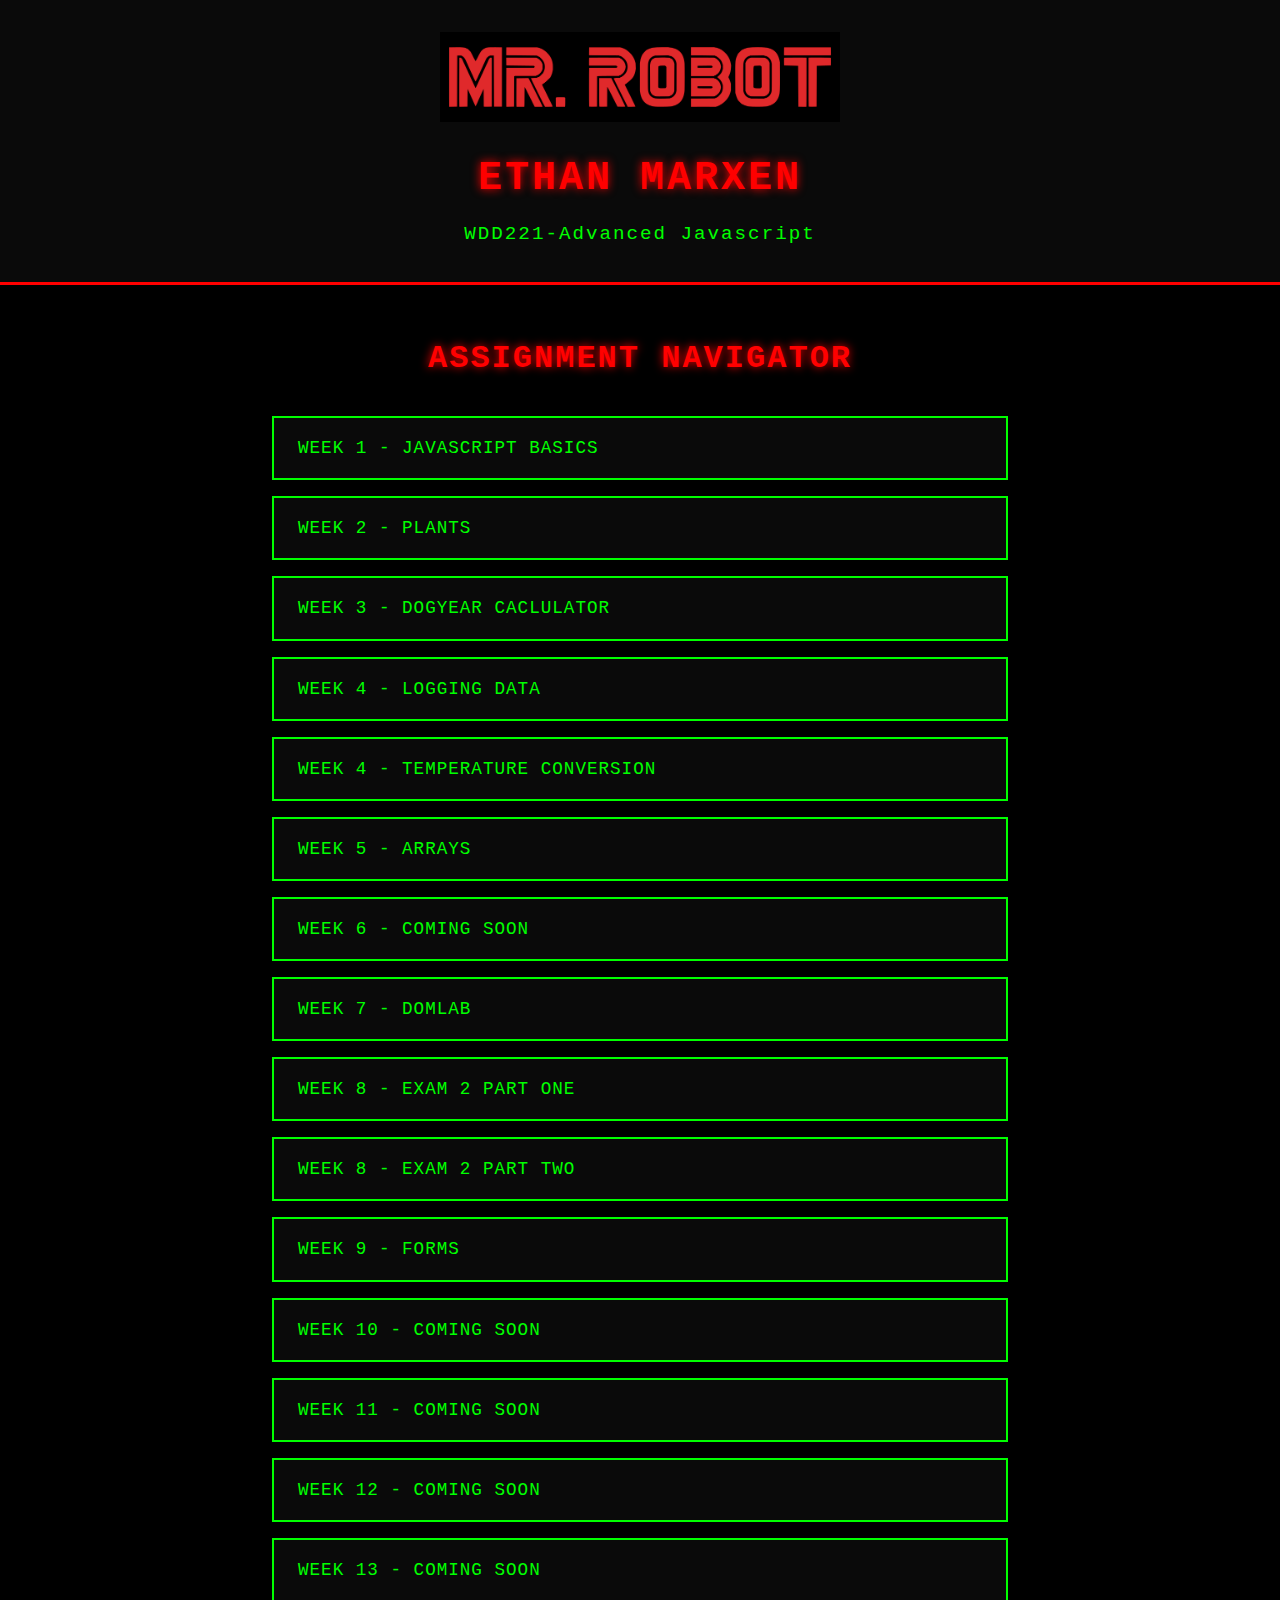
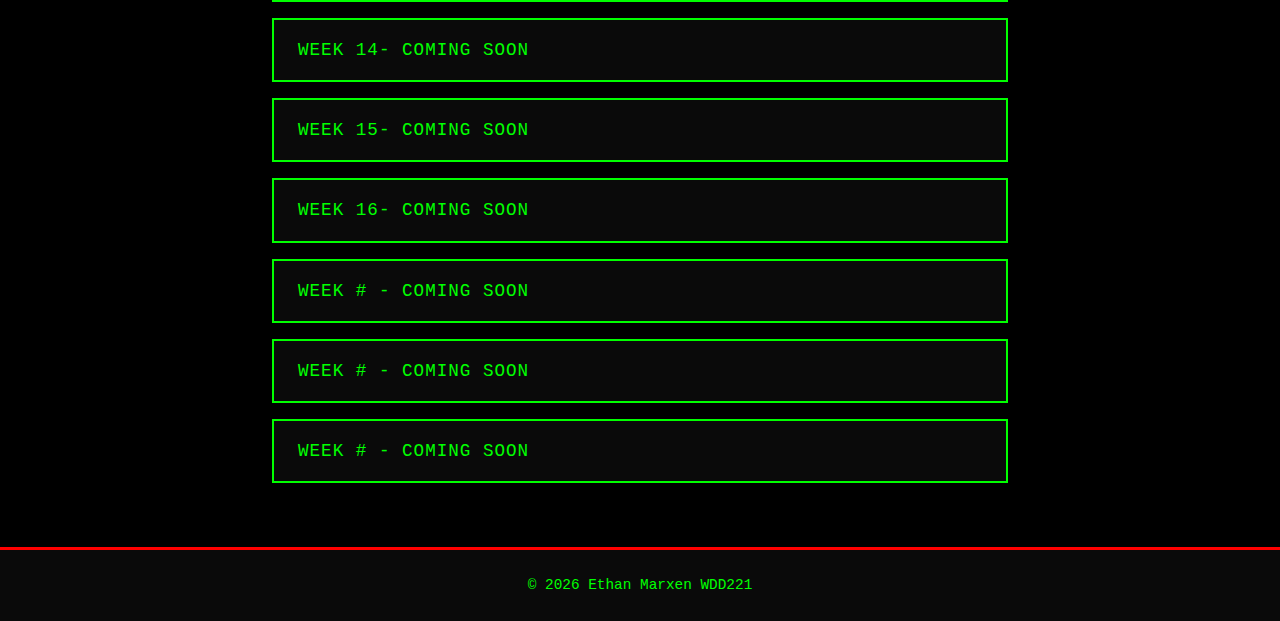
<file: index.html>
<!DOCTYPE html>
<html lang="en">
<head>
<meta charaset="UTF-8">
<meta name "viewport" content="width=device-width, intial-scale=1.0">
<title>WDD221- Landing Page</title>
<link rel="stylesheet" href="styles.css">
<!--
Ethan Marxen
WDD221 Landing Page
-->
</head>
<body>
<header> <img src="mr-robot-logo.png.png" alt= "Mr. Robot Logo" class="logo">
<h1>Ethan Marxen</h1>
<p class="subtitle">WDD221-Advanced Javascript</p>
</header>

<nav>
<h2> Assignment Navigator</h2>
<ul>
<li><a href="#">Week 1 - Javascript Basics</a></li>
<li><a href="plants.html">Week 2 - Plants</a></li>
<li><a href="dogyears.html">Week 3 - Dogyear Caclulator</a></li>
<li><a href="part1_logging_data/index.html">Week 4 - Logging Data</a></li>
<li><a href="part2_temperature_conversion/index.html">Week 4 - Temperature Conversion</a></li>
<li><a href="Week5/Myarray.html">Week 5 - Arrays</a></li>
<li><a href="#">Week 6 - Coming Soon</a></li>
<li><a href="dom-lab/index.html">Week 7 - Domlab</a></li>
<li><a href="Exam2/index.html">Week 8 - Exam 2 Part One</a></li>
<li><a href="Exam2_Part2/index.html">Week 8 - Exam 2 Part Two</a></li>
<li><a href="Week9Lab/tipCal.html">Week 9 - Forms</a></li>
<li><a href="#">Week 10 - Coming Soon</a></li>
<li><a href="#">Week 11 - Coming Soon</a></li>
<li><a href="#">Week 12 - Coming Soon</a></li>
<li><a href="#">Week 13 - Coming Soon</a></li>
<li><a href="#">Week 14- Coming Soon</a></li>
<li><a href="#">Week 15- Coming Soon</a></li>
<li><a href="#">Week 16- Coming Soon</a></li>
<li><a href="#">Week # - Coming Soon</a></li>
<li><a href="#">Week # - Coming Soon</a></li>
<li><a href="#">Week # - Coming Soon</a></li>

</ul>
</nav>
<footer>
    <p>&copy; 2026 Ethan Marxen WDD221</p>
</footer>
</body>
</html>
</file>
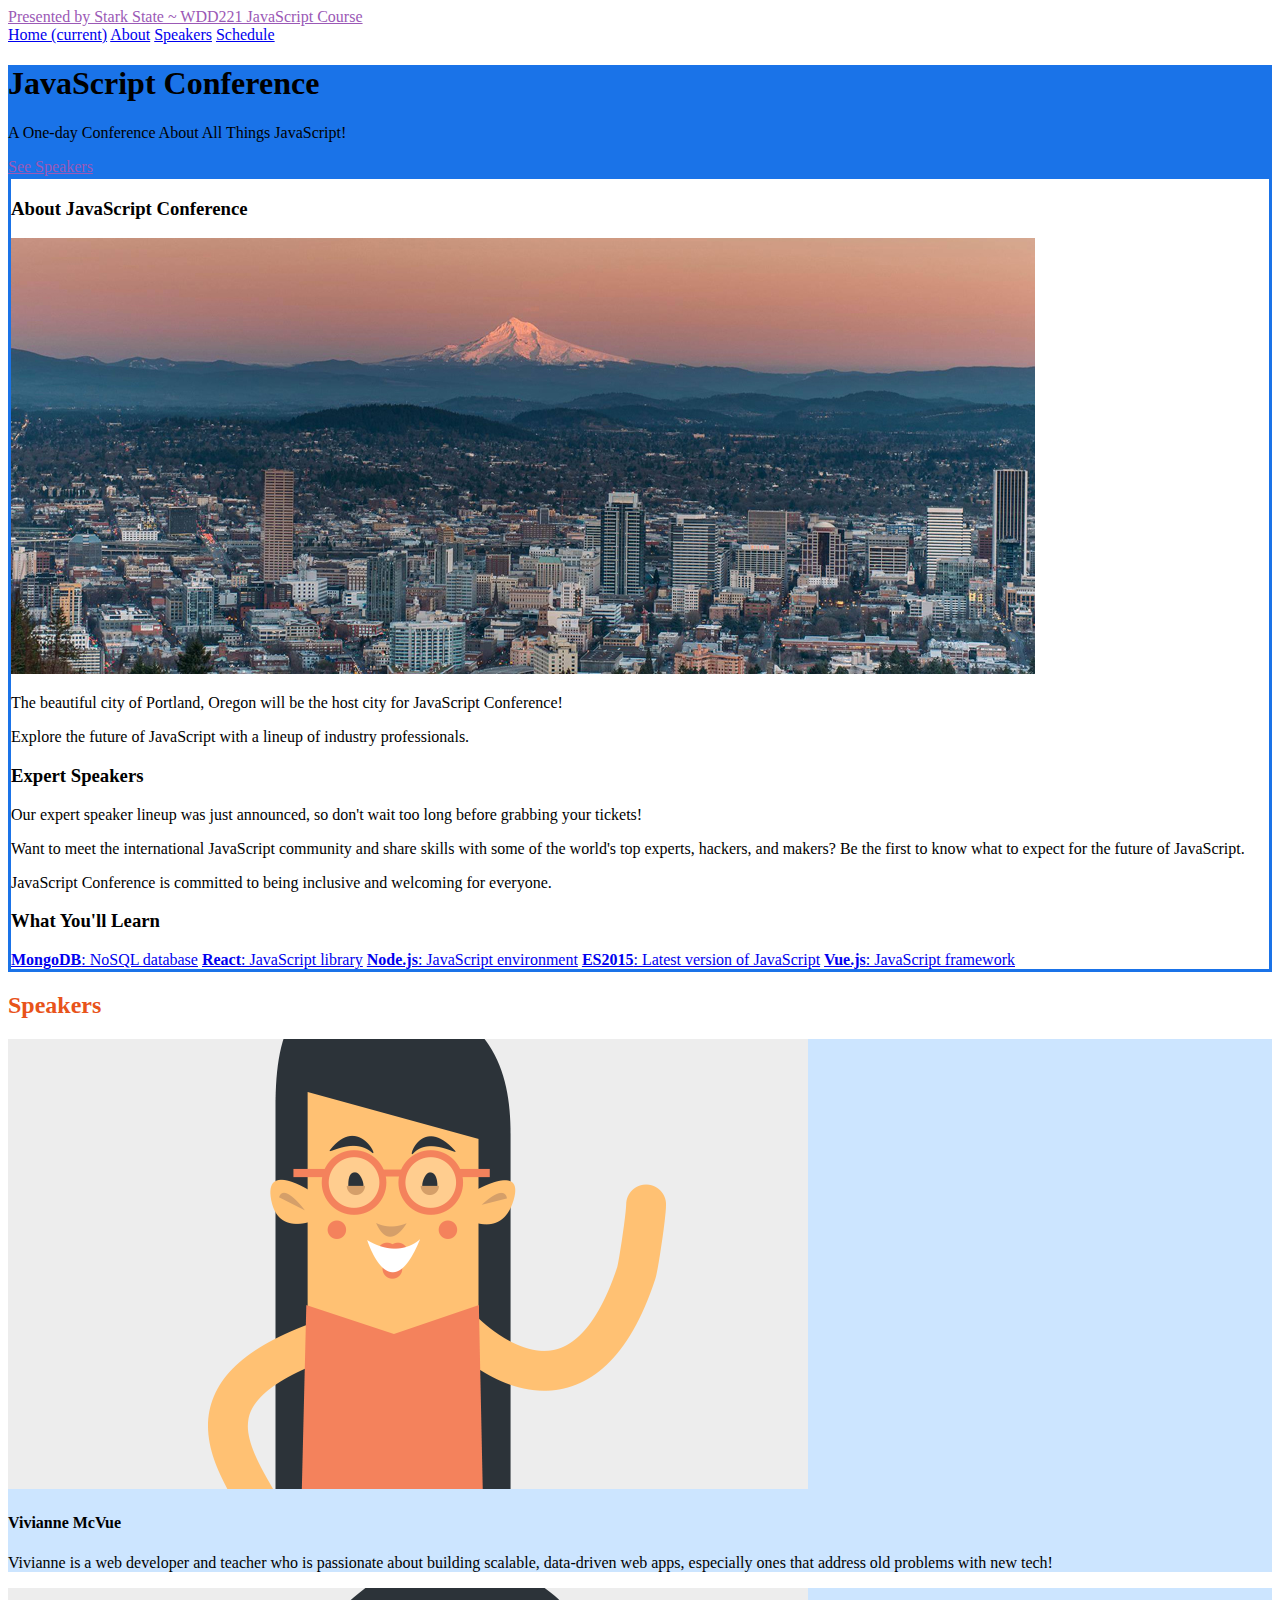
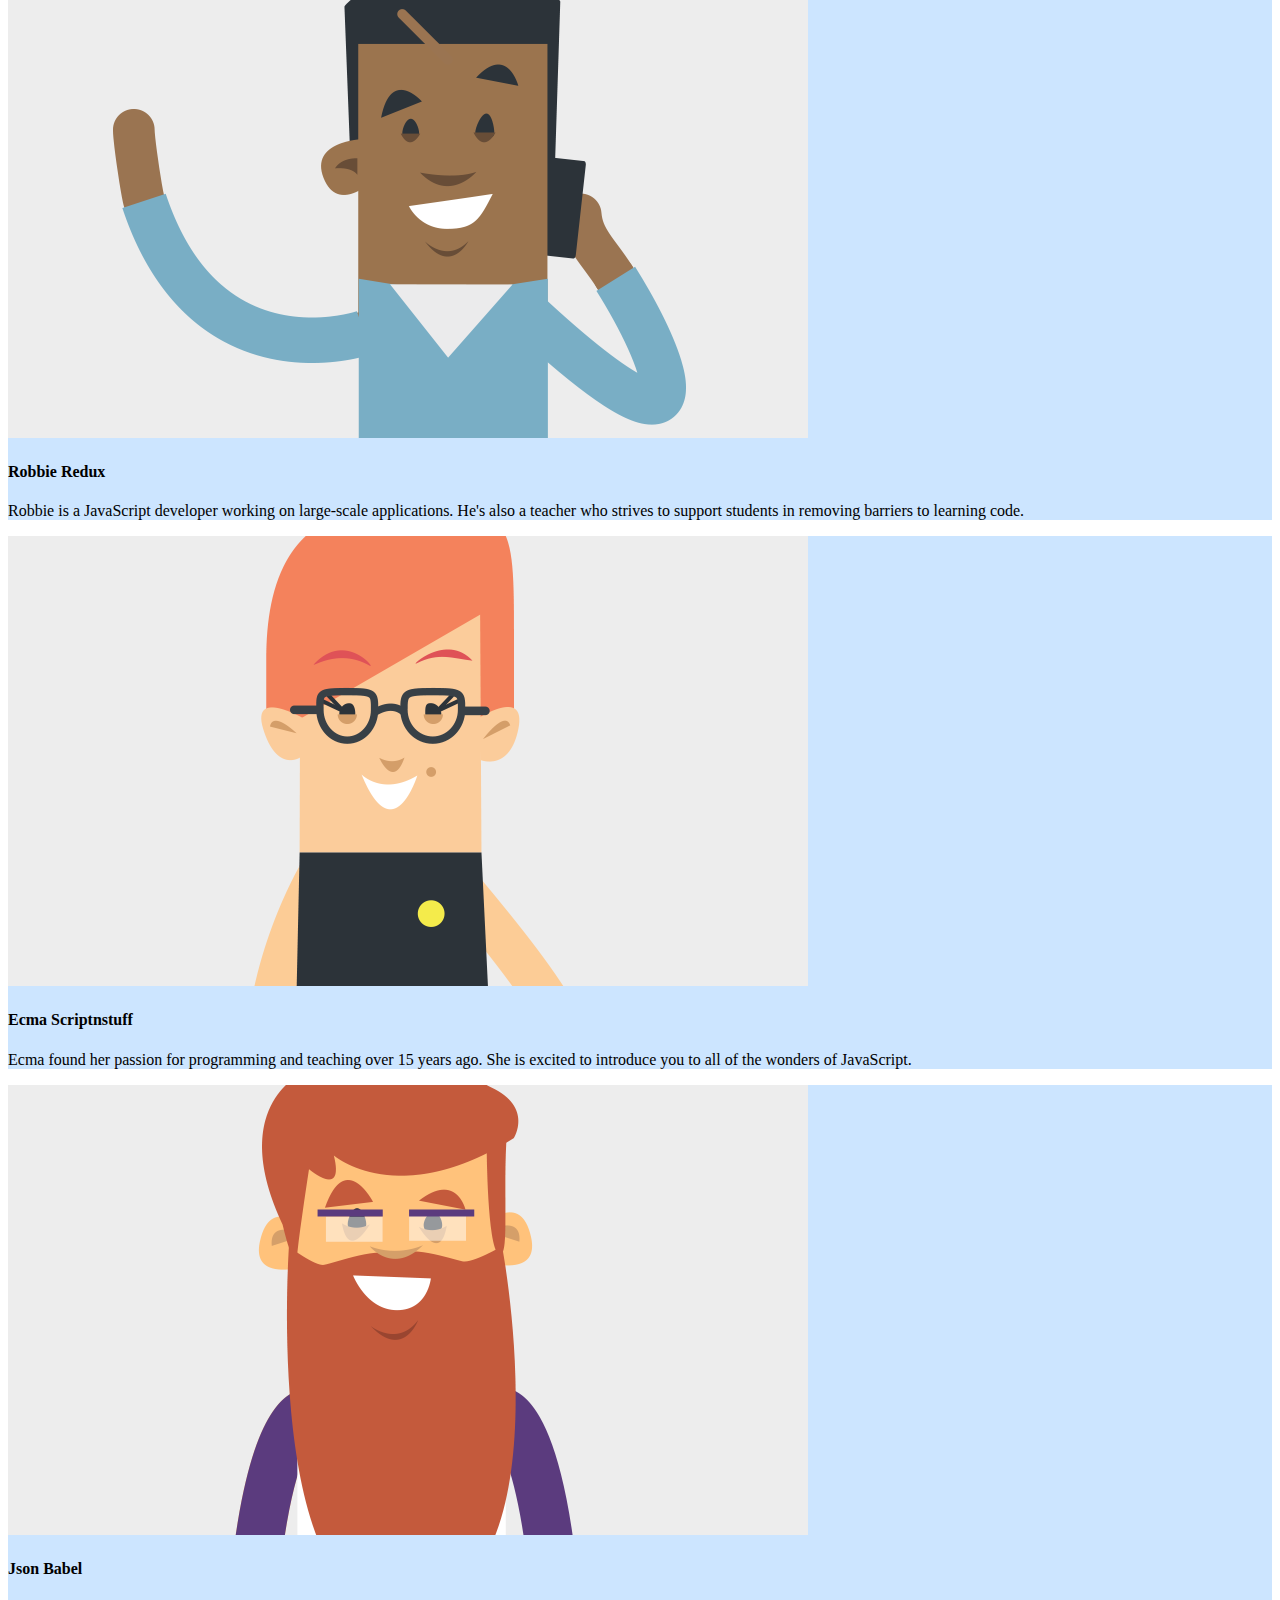
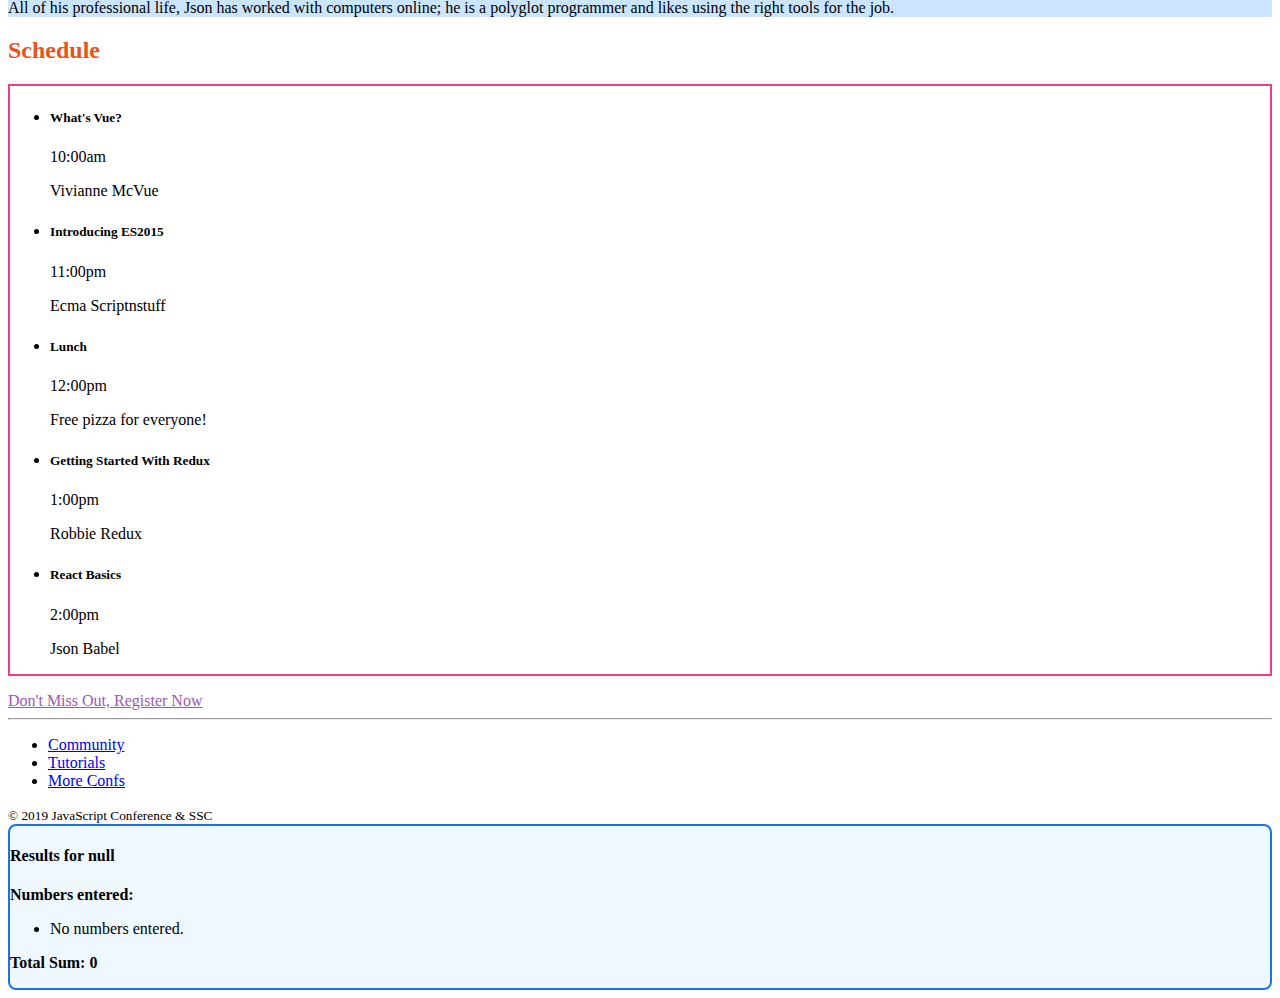
<file: Exam2_Part2/index.html>
<!DOCTYPE html>
<html lang="en">
  <head>
    <title>JavaScript Conference</title>
    <!-- Required meta tags -->
    <meta charset="utf-8">
    <meta name="viewport" content="width=device-width, initial-scale=1, shrink-to-fit=no">

    <!-- Bootstrap CSS -->
    <link rel="stylesheet" href="https://maxcdn.bootstrapcdn.com/bootstrap/4.0.0-beta/css/bootstrap.min.css" integrity="sha384-/Y6pD6FV/Vv2HJnA6t+vslU6fwYXjCFtcEpHbNJ0lyAFsXTsjBbfaDjzALeQsN6M" crossorigin="anonymous">
  </head>
  <body id="home">
    <!-- navbar -->
    <nav class="navbar navbar-expand-lg">
      <div class="container">
        <a title="starkState" class="navbar-brand order-1 mr-0" href="http://www.starkstate.edu" target="_blank">Presented by Stark State ~ WDD221 JavaScript Course</a>
        <div class="" id="navbarNavAltMarkup">
          <div class="navbar-nav">
            <a class="nav-item nav-link" href="#home">Home <span class="sr-only">(current)</span></a>
            <a class="nav-item nav-link" href="#about">About</a>
            <a class="nav-item nav-link" href="#speakers">Speakers</a>
            <a class="nav-item nav-link" href="#schedule">Schedule</a>
          </div>
        </div>
      </div>
    </nav><!-- /navbar -->
    
    <!-- jumbotron -->
    <div class="jumbotron jumbotron-fluid text-white">
      <div class="container text-sm-center pt-5">
        <h1 class="display-2">JavaScript Conference</h1>
        <p class="lead">A One-day Conference About All Things JavaScript!</p>        
        <a title="speaker list" class="btn btn-light btn-lg" href="#speakers">See Speakers</a>    
      </div>
    </div><!-- /jumbotron -->
    
    <div class="container pt-4">
      <!-- about -->
      <div id="about" class="row">
        <div class="col-lg order-lg-2">
          <h3 class="mb-4">About JavaScript Conference</h3>
          <img class="mb-4 img-fluid rounded d-none d-sm-block" src="images/pdx.jpg" alt="Portland">
		      <p>The beautiful city of Portland, Oregon will be the host city for JavaScript Conference!</p>
		      <p>Explore the future of JavaScript with a lineup of industry professionals.</p>
        </div>
        <div class="col-lg order-lg-1">
		      <h3 class="mb-4">Expert Speakers</h3>
  	      <p>Our expert speaker lineup was just announced, so don't wait too long before grabbing your tickets!</p>
		      <p>Want to meet the international JavaScript community and share skills with some of the world's top experts, hackers, and makers? Be the first to know what to expect for the future of JavaScript.</p>
		      <p>JavaScript Conference is committed to being inclusive and welcoming for everyone.</p>
        </div>
        <div class="col-lg order-3">
          <h3 class="mb-4">What You'll Learn</h3>
					<div class="list-group">
					  <a href="#" class="list-group-item list-group-item-action"><strong>MongoDB</strong>: NoSQL database</a>
            <a href="#" class="list-group-item list-group-item-action"><strong>React</strong>: JavaScript library</a>
					  <a href="#" class="list-group-item list-group-item-action"><strong>Node.js</strong>: JavaScript environment</a>
					  <a href="#" class="list-group-item list-group-item-action"><strong>ES2015</strong>: Latest version of JavaScript</a>
					  <a href="#" class="list-group-item list-group-item-action"><strong>Vue.js</strong>: JavaScript framework</a>
					</div>
        </div>        
      </div><!-- /about -->
      
      <!-- speakers -->
      <h2 id="speakers" class="display-4 text-center my-5">Speakers</h2>
			<div class="row">
				<div class="col-md-6">
          <div class="card mb-3">
            <img class="card-img-top" src="images/vivianne.png" alt="Vivianne">
            <div class="card-body">
              <h4 class="card-title">Vivianne McVue</h4>
              <p class="card-text">Vivianne is a web developer and teacher who is passionate about building scalable, data-driven web apps, especially ones that address old problems with new tech!</p>
            </div>
          </div>          
				</div>

				<div class="col-md-6">
			    <div class="card mb-3">
			      <img class="card-img-top" src="images/robbie.png" alt="Robbie">
			      <div class="card-body">
			        <h4 class="card-title">Robbie Redux</h4>
			        <p class="card-text">Robbie is a JavaScript developer working on large-scale applications. He's also a teacher who strives to support students in removing barriers to learning code.</p>
			      </div>
			    </div>          
				</div>

				<div class="col-md-6">
				  <div class="card mb-3">
			      <img class="card-img-top" src="images/ecma.png" alt="Ecma">
			      <div class="card-body">
			        <h4 class="card-title">Ecma Scriptnstuff</h4>
			        <p class="card-text">Ecma found her passion for programming and teaching over 15 years ago. She is excited to introduce you to all of the wonders of JavaScript.</p>
			      </div>
			    </div>          
				</div>

				<div class="col-md-6">
			    <div class="card">
			      <img class="card-img-top" src="images/json.png" alt="Json">
			      <div class="card-body">
			        <h4 class="card-title">Json Babel</h4>
			        <p class="card-text">All of his professional life, Json has worked with computers online; he is a polyglot programmer and likes using the right tools for the job.</p>
			      </div>
			    </div>          
				</div>
			</div><!-- /speakers -->
      
      <!-- schedule -->
      <h2 id="schedule" class="display-4 text-center my-5">Schedule</h2>
      
      <ul class="list-group">
        <li class="list-group-item">
          <div class="d-flex justify-content-between">
            <h5 class="mb-1">What's Vue?</h5>
            <span class="badge badge-pill badge-info p-2">10:00am</span>
          </div>
          <p class="mb-1">Vivianne McVue</p>
        </li>
        <li class="list-group-item">
          <div class="d-flex justify-content-between">
            <h5 class="mb-1">Introducing ES2015</h5>
            <span class="badge badge-pill badge-info p-2">11:00pm</span>
          </div>
          <p class="mb-1">Ecma Scriptnstuff</p>
        </li> 
        <li class="list-group-item">
          <div class="d-flex justify-content-between">
            <h5 class="mb-1">Lunch</h5>
            <span class="badge badge-pill badge-info p-2">12:00pm</span>
          </div>
          <p class="mb-1">Free pizza for everyone!</p>
        </li>
        <li class="list-group-item">
          <div class="d-flex justify-content-between">
            <h5 class="mb-1">Getting Started With Redux</h5>
            <span class="badge badge-pill badge-info p-2">1:00pm</span>
          </div>
          <p class="mb-1">Robbie Redux</p>
        </li> 
        <li class="list-group-item">
          <div class="d-flex justify-content-between">
            <h5 class="mb-1">React Basics</h5>
            <span class="badge badge-pill badge-info p-2">2:00pm</span>
          </div>
          <p class="mb-1">Json Babel</p>
        </li>        
      </ul><!-- /schedule -->
   
      <!-- callout button -->
      <a title="registration form" class="btn btn-outline-info btn-lg d-block mx-auto my-5" href="#" style="width: 286px">Don't Miss Out, Register Now</a>      
      <hr>
      <!-- footer -->
 			<div class="row py-3">
				<div class="col-md-7">
          <ul class="nav">
            <li class="nav-item">
              <a class="nav-link" href="#">Community</a>
            </li>
            <li class="nav-item">
              <a class="nav-link" href="#">Tutorials</a>
            </li>
            <li class="nav-item">
              <a class="nav-link" href="#">More Confs</a>
            </li>            
          </ul>
				</div>
        <div class="col-md text-md-right">
				  <small>&copy; 2019 JavaScript Conference &amp; SSC</small>
				</div>
			</div><!-- /footer -->      
      <!-- results area for Part 2 sum program -->
      <div id="results" class="mt-4 p-3" style="background-color:#f0f8ff; border:2px solid #1a73e8; border-radius:8px;"></div>
    </div><!-- /.container --> 
    
    <!-- JavaScript -->
    <script src="js/scripts.js"></script>
  </body>
</html>
</file>
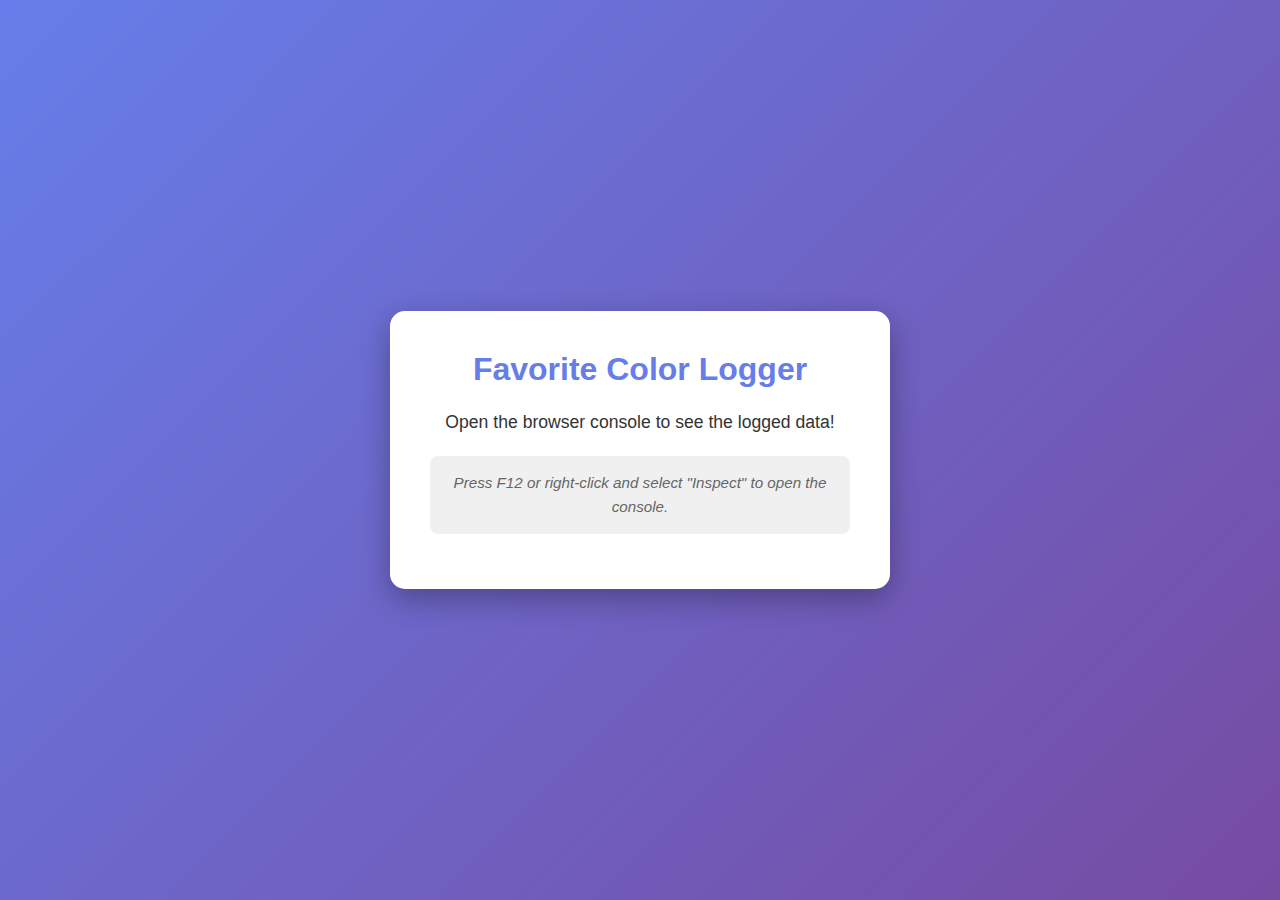
<file: part1_logging_data/index.html>
<!DOCTYPE html>
<html lang="en">
<head>
    <meta charset="UTF-8">
    <meta name="viewport" content="width=device-width, initial-scale=1.0">
    <title>Part 1: Logging Data Activity</title>
    <link rel="stylesheet" href="styles.css">
</head>
<body>
    <div class="container">
        <h1>Favorite Color Logger</h1>
        <p>Open the browser console to see the logged data!</p>
        <p class="instruction">Press F12 or right-click and select "Inspect" to open the console.</p>
    </div>
    
    <script src="script.js"></script>
</body>
</html>
</file>
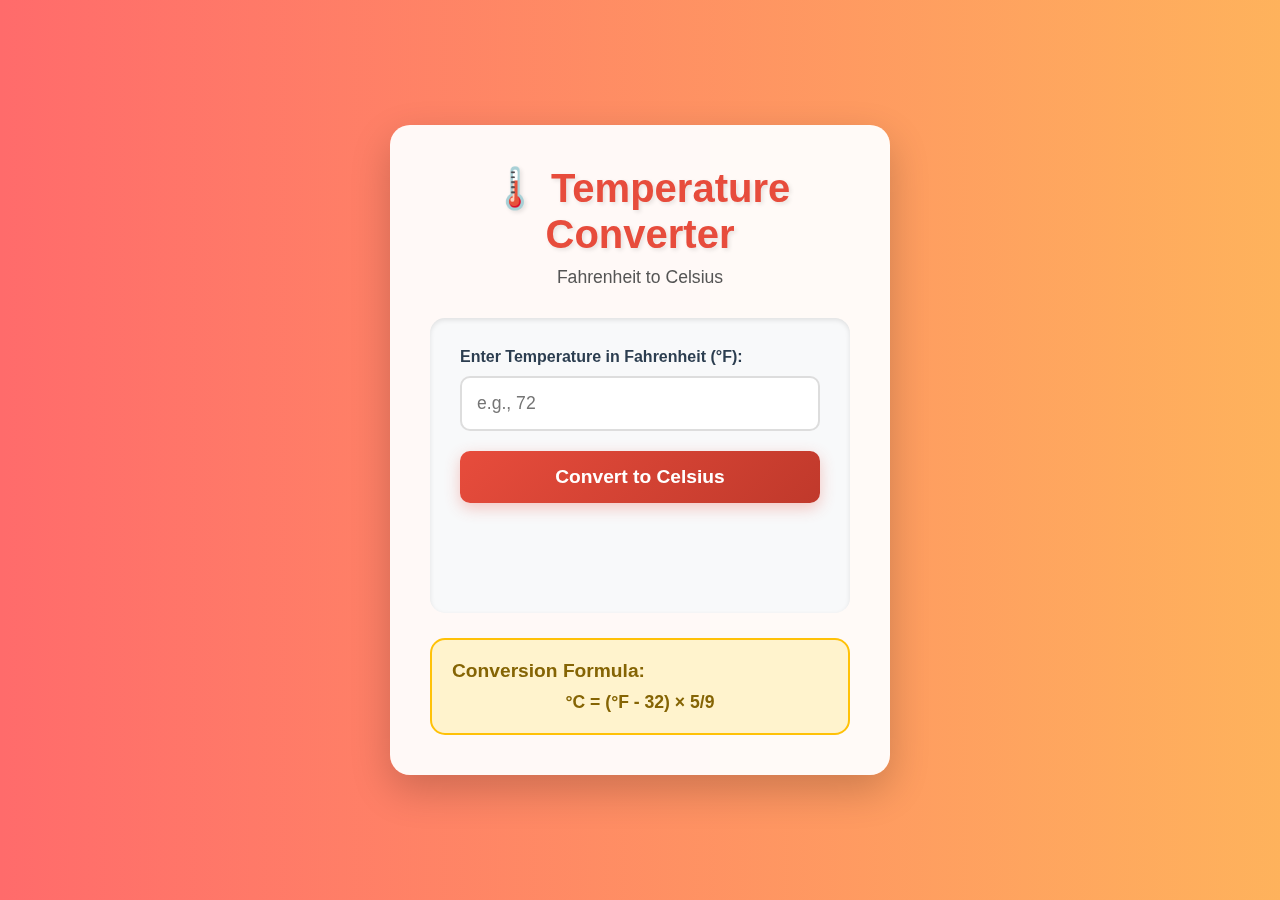
<file: part2_temperature_conversion/index.html>
<!DOCTYPE html>
<html lang="en">
<head>
    <meta charset="UTF-8">
    <meta name="viewport" content="width=device-width, initial-scale=1.0">
    <title>Part 2: Temperature Conversion Tool</title>
    <link rel="stylesheet" href="styles.css">
</head>
<body>
    <div class="container">
        <h1>🌡️ Temperature Converter</h1>
        <p class="subtitle">Fahrenheit to Celsius</p>
        
        <div class="converter-box">
            <div class="input-group">
                <label for="fahrenheit">Enter Temperature in Fahrenheit (°F):</label>
                <input type="number" id="fahrenheit" placeholder="e.g., 72" step="0.1">
            </div>
            
            <button id="convertBtn" onclick="convertTemperature()">Convert to Celsius</button>
            
            <div id="result" class="result"></div>
        </div>
        
        <div class="info">
            <h3>Conversion Formula:</h3>
            <p>°C = (°F - 32) × 5/9</p>
        </div>
    </div>
    
    <script src="script.js"></script>
</body>
</html>
</file>
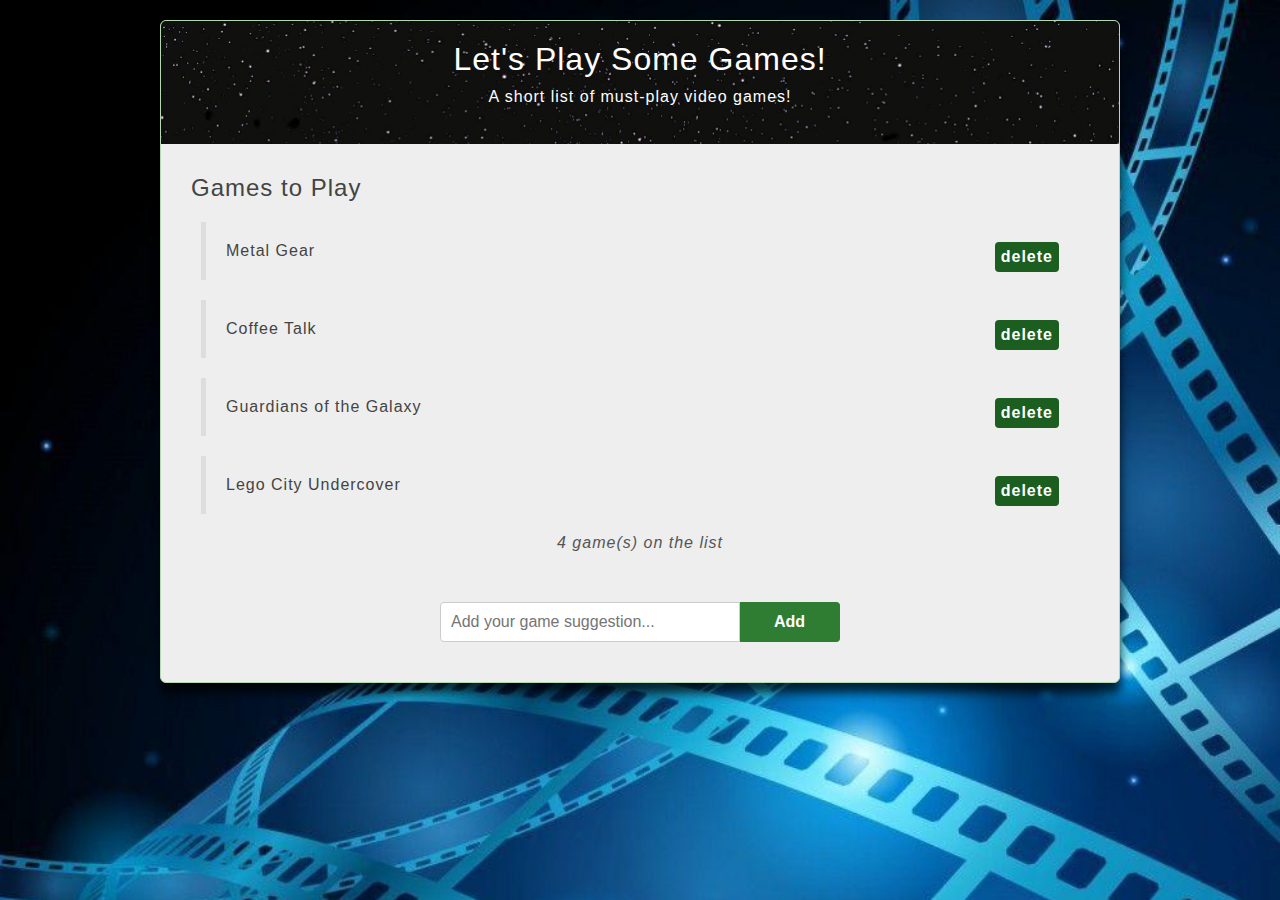
<file: dom_lab_final/dom-lab/index.html>
<!DOCTYPE html>
<html>

  <head>
    <!--Wk 7 Lab Final Activity-->

    <meta charset="utf-8">
    <link href="css/styles.css" rel="stylesheet">
    <script src="js/app.js"></script>
    <title>Let's Play Some Games!</title>

  </head>

  <body>
    <div id="wrapper">
        <header>
            <div id="page-banner">
                <h1 class="title" style="color: #fff;">Let's Play Some Games!</h1>
                <p style="color: #fff;">A short list of must-play video games!</p><br>
            </div>
        </header>

        <div id="movie-list">
            <h2 class="title">Games to Play</h2>
            <ul>

                <li>
                    <span class="name">Metal Gear</span>
                    <span class="delete">delete</span>
                </li>

                <li>
                    <span class="name">Coffee Talk</span>
                    <span class="delete">delete</span>
                </li>

                <li>
                    <span class="name">Guardians of the Galaxy</span>
                    <span class="delete">delete</span>
                </li>

                <li>
                    <span class="name">Lego City Undercover</span>
                    <span class="delete">delete</span>
                </li>

            </ul>
        </div>

        <form id="add-movie">
            <input type="text" placeholder="Add your game suggestion...">
            <button>Add</button>
        </form>

    </div>
  </body>
</html>
</file>
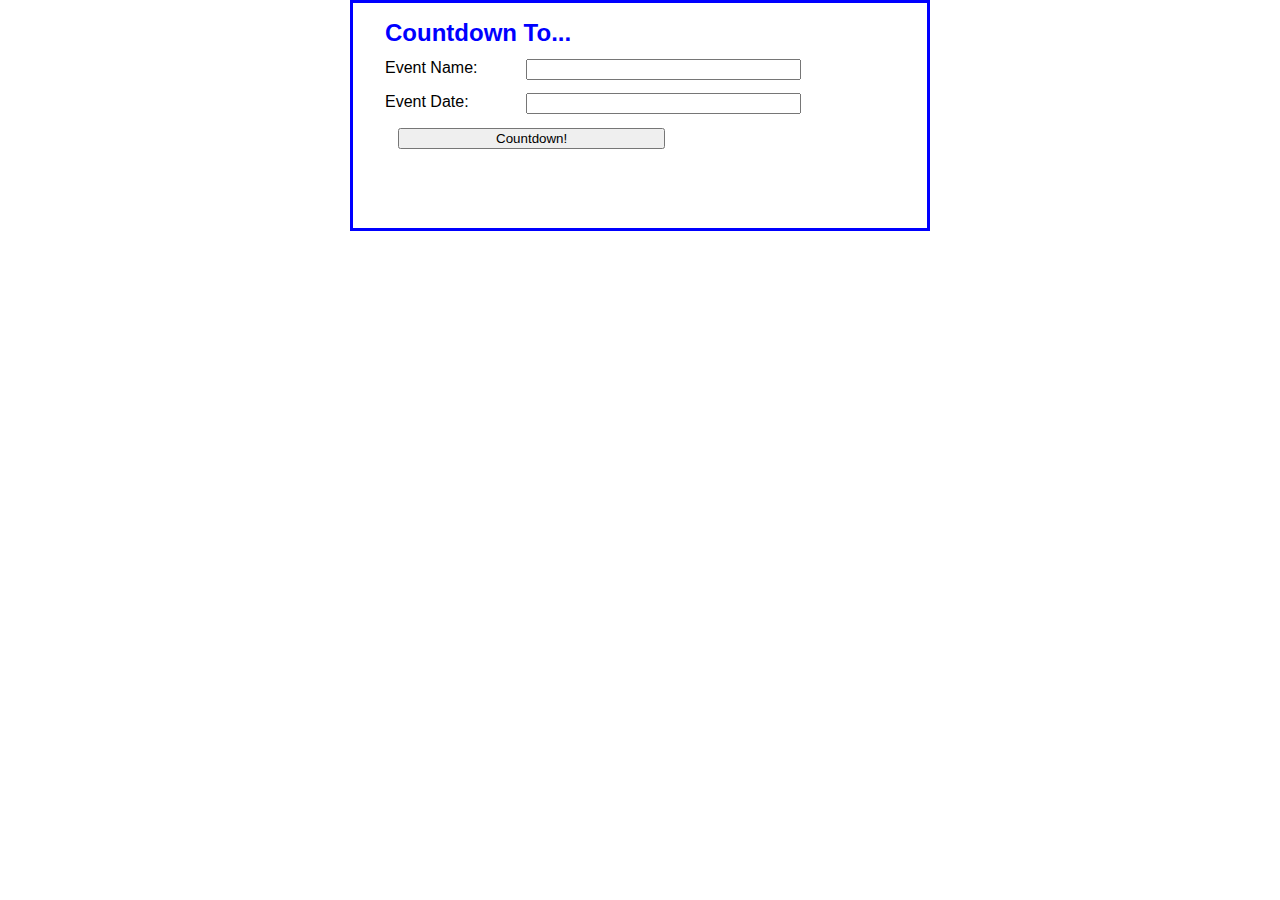
<file: countdown/week13/countdown/index.html>
<!DOCTYPE html>
<!--
    Week 13: Countdown Page
    Author: Student
    Date: April 20, 2026
    Description: A countdown page where the user enters an event name and date,
                 then sees how many days remain until (or since) that event.
-->
<html>
<head>
    <title>Countdown To...</title>
    <!-- Link to countdown stylesheet -->
    <link type="text/css" rel="stylesheet" href="css/countdown.css">
    <!-- jQuery library (required for countdown.js) -->
    <script src="https://code.jquery.com/jquery-3.1.1.min.js"></script>
    <!-- Countdown logic script -->
    <script type="text/javascript" src="js/countdown.js"></script>
</head>
<body>
    <main>
        <h1>Countdown To...</h1>

        <!-- Label and input for the event name -->
        <label for="event">Event Name:</label>
        <input type="text" name="event" id="event"><br>

        <!-- Label and input for the event date (MM/DD/YYYY) -->
        <label for="date">Event Date:</label>
        <input type="text" name="date" id="date"><br>

        <!-- Button that triggers the countdown calculation -->
        <input type="button" name="countdown" id="countdown" value="Countdown!">

        <!-- Output paragraph; displays the countdown message -->
        <p id="message">&nbsp;</p>
    </main>
</body>
</html>
</file>
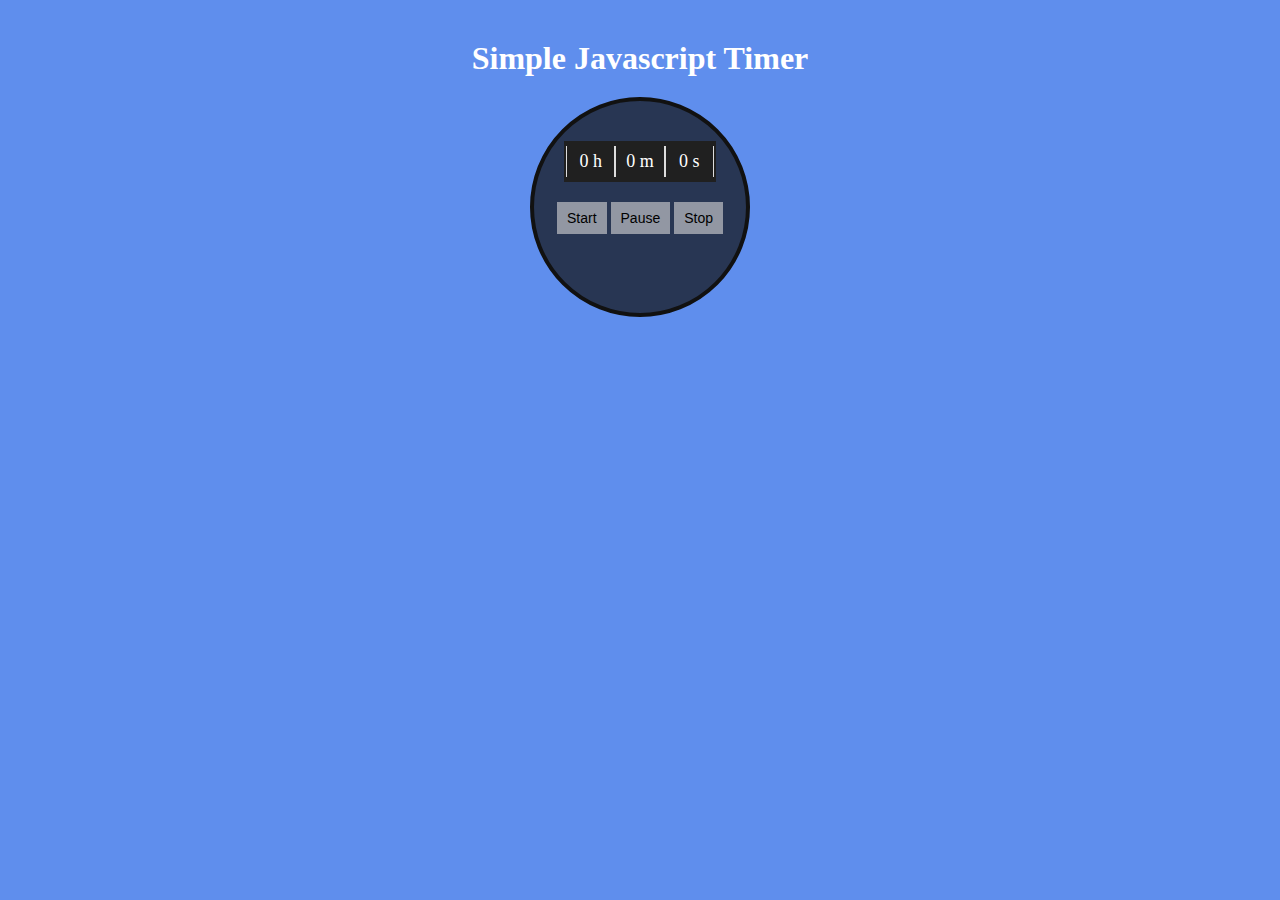
<file: stopwatch/week13/stopwatch/index.html>
<!DOCTYPE html>
<!-- 
    Week 13: JavaScript Stopwatch
    Author: Ethan Marxen
    Date: April 20, 2026
    Description: A functioning stopwatch with start, pause, and stop buttons
                 using JavaScript setTimeout and clearTimeout methods.
-->
<html lang="en">
<head>
    <meta charset="utf-8">
    <!-- Link to external stylesheet for stopwatch styling -->
    <link rel="stylesheet" href="css/main.css">
    <title>JavaScript Stop Watch</title>
</head>

<body>
    <h1>Simple Javascript Timer</h1>

    <!-- Wrapper contains the visual timer display and control buttons -->
    <div class="wrapper">

        <!-- Timer display: shows hours, minutes, and seconds -->
        <div class="timer">
            <div class="hour">
                <p id="h">0 h</p>
            </div>
            <div class="minute">
                <p id="m">0 m</p>
            </div>
            <div class="second">
                <p id="s">0 s</p>
            </div>
        </div>

        <!-- Control buttons for start, pause, and stop -->
        <button id="start">Start</button>
        <button id="pause">Pause</button>
        <button id="stop">Stop</button>

    </div>

    <script>
        /*
         * Stopwatch Script
         * Uses setTimeout() to tick every second and update the display.
         * clearTimeout() is used to pause and stop the timer.
         */

        // --- Variable Declarations ---
        // Select button elements by their IDs
        var startbtn  = document.getElementById("start");
        var stopbtn   = document.getElementById("stop");
        var pausebtn  = document.getElementById("pause");

        // Select display elements for hours, minutes, and seconds
        var hour   = document.getElementById("h");
        var minute = document.getElementById("m");
        var second = document.getElementById("s");

        // Counter variables to track elapsed time
        var hrs = 0;
        var mins = 0;
        var secs = 0;

        // Timer reference so we can cancel it with clearTimeout
        var timerID;

        // State flags — both start as false (not currently pressed)
        var stopped = false;
        var paused  = false;

        // --- Event Listeners ---
        // Each button click calls its corresponding function
        startbtn.addEventListener("click", startTimer);
        pausebtn.addEventListener("click", pauseTimer);
        stopbtn.addEventListener("click",  stopTimer);

        // --- Start Function ---
        // Resets the paused/stopped flags and begins ticking
        function startTimer() {
            // Only start if not already running
            paused  = false;
            stopped = false;
            // Clear any existing timer before starting a new one
            clearTimeout(timerID);
            tick();
        }

        // tick() increments seconds (and rolls over into minutes/hours)
        // then schedules itself again after 1000ms using setTimeout
        function tick() {
            // If paused or stopped, do not continue scheduling
            if (paused || stopped) return;

            // Increment seconds; roll over to minutes at 60
            secs++;
            if (secs === 60) {
                secs = 0;
                mins++;
            }

            // Roll over minutes to hours at 60
            if (mins === 60) {
                mins = 0;
                hrs++;
            }

            // Update the display elements
            hour.innerHTML   = hrs  + " h";
            minute.innerHTML = mins + " m";
            second.innerHTML = secs + " s";

            // Schedule the next tick in 1 second (1000 milliseconds)
            timerID = setTimeout(tick, 1000);
        }

        // --- Pause Function ---
        // Sets paused flag to true; tick() will stop rescheduling itself
        function pauseTimer() {
            paused = true;
            clearTimeout(timerID);
        }

        // --- Stop Function ---
        // Stops the timer and resets all counters back to zero
        function stopTimer() {
            stopped = true;
            clearTimeout(timerID);

            // Reset all time values
            hrs  = 0;
            mins = 0;
            secs = 0;

            // Reset the display
            hour.innerHTML   = "0 h";
            minute.innerHTML = "0 m";
            second.innerHTML = "0 s";
        }
    </script>

</body>
</html>
</file>
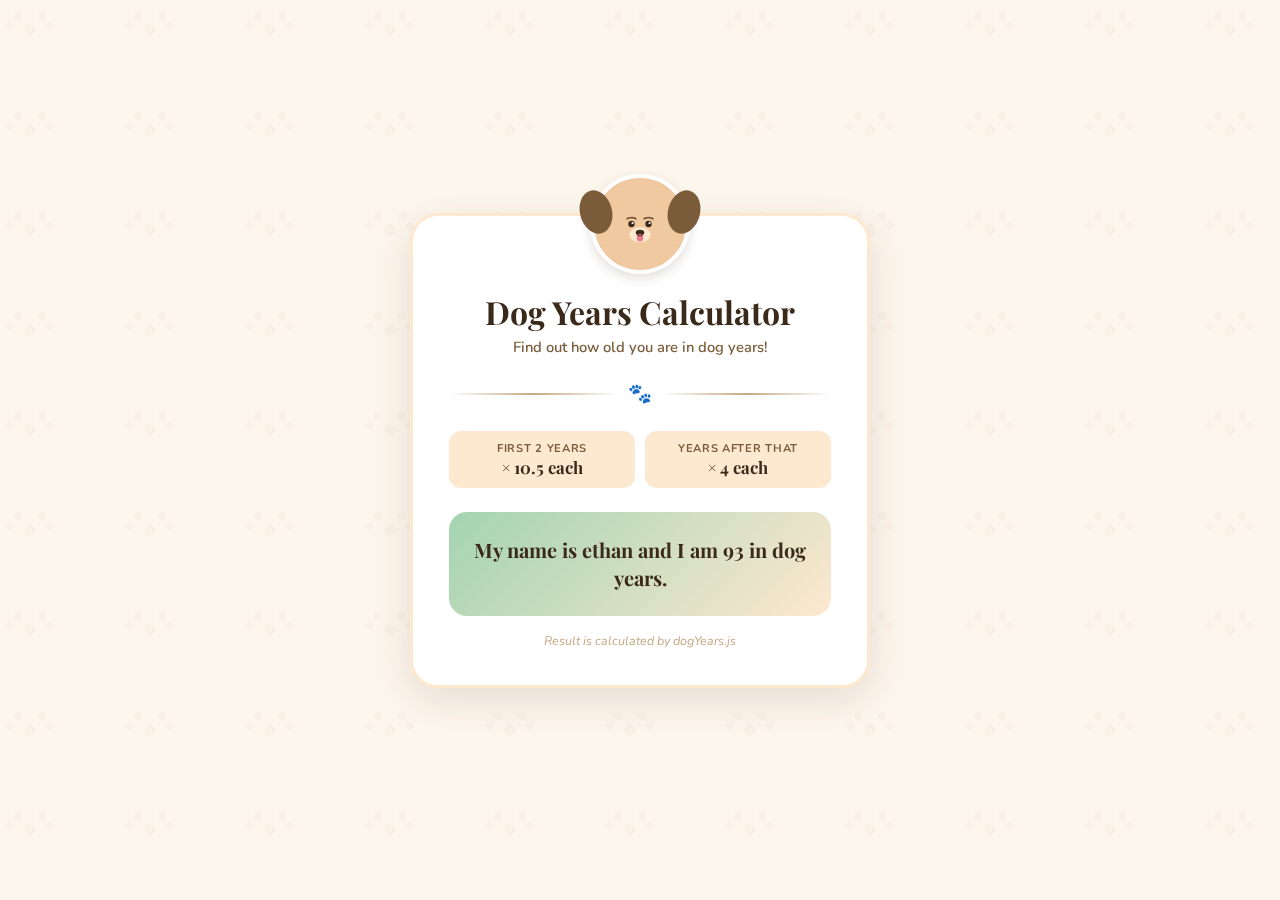
<file: dogyears.html>
﻿<!DOCTYPE html>
<html lang="en">
<head>
    <!-- Name: Ethan Marxen -->
    <!-- Date: February 2, 2026 -->
    <!-- Assignment: Dog Years Calculator -->

    <meta charset="UTF-8" />
    <meta name="viewport" content="width=device-width, initial-scale=1.0" />
    <title>Dog Years Calculator</title>
    <link href="https://fonts.googleapis.com/css2?family=Playfair+Display:wght@700;900&family=Nunito:wght@400;600;700&display=swap" rel="stylesheet" />
    <style>
        :root {
            --cream: #fdf6ec;
            --brown-dark: #3b2a1a;
            --brown-mid: #7a5c3a;
            --brown-light: #c4a882;
            --green: #5a9a6e;
            --green-light: #a3d4b1;
            --peach: #f0c9a0;
            --peach-light: #fde8d0;
        }

        * {
            margin: 0;
            padding: 0;
            box-sizing: border-box;
        }

        body {
            font-family: 'Nunito', sans-serif;
            background-color: var(--cream);
            min-height: 100vh;
            display: flex;
            flex-direction: column;
            align-items: center;
            justify-content: center;
            padding: 40px 20px;
            position: relative;
            overflow-x: hidden;
        }

            /* Subtle paw print background */
            body::before {
                content: '';
                position: fixed;
                inset: 0;
                background-image: radial-gradient(circle 6px at 30px 30px, var(--brown-light) 100%, transparent 100%), radial-gradient(circle 4px at 18px 16px, var(--brown-light) 100%, transparent 100%), radial-gradient(circle 4px at 42px 16px, var(--brown-light) 100%, transparent 100%), radial-gradient(circle 4px at 10px 26px, var(--brown-light) 100%, transparent 100%), radial-gradient(circle 4px at 50px 26px, var(--brown-light) 100%, transparent 100%);
                background-size: 120px 100px;
                opacity: 0.06;
                pointer-events: none;
                z-index: 0;
            }

        .card {
            position: relative;
            z-index: 1;
            background: white;
            border-radius: 28px;
            box-shadow: 0 12px 40px rgba(59, 42, 26, 0.12);
            max-width: 460px;
            width: 100%;
            padding: 48px 36px 36px;
            border: 3px solid var(--peach-light);
        }

        /* Dog face badge */
        .dog-face {
            width: 100px;
            height: 100px;
            margin: -90px auto 16px;
            background: var(--peach);
            border-radius: 50%;
            border: 4px solid white;
            box-shadow: 0 4px 12px rgba(59,42,26,0.15);
            position: relative;
            display: flex;
            align-items: center;
            justify-content: center;
        }

            .dog-face svg {
                width: 68px;
                height: 68px;
            }

        .ear {
            position: absolute;
            width: 32px;
            height: 44px;
            background: var(--brown-mid);
            border-radius: 50%;
        }

            .ear.left {
                left: -14px;
                top: 12px;
                transform: rotate(-15deg);
            }

            .ear.right {
                right: -14px;
                top: 12px;
                transform: rotate(15deg);
            }

        h1 {
            font-family: 'Playfair Display', serif;
            font-size: 2rem;
            color: var(--brown-dark);
            text-align: center;
            margin-bottom: 4px;
        }

        .subtitle {
            text-align: center;
            color: var(--brown-mid);
            font-size: 0.92rem;
            margin-bottom: 24px;
            font-weight: 600;
        }

        /* Divider */
        .divider {
            display: flex;
            align-items: center;
            gap: 10px;
            margin-bottom: 24px;
        }

            .divider::before, .divider::after {
                content: '';
                flex: 1;
                height: 2px;
                background: linear-gradient(to right, transparent, var(--brown-light), transparent);
            }

            .divider span {
                font-size: 1.2rem;
            }

        /* Conversion rules pills */
        .rules {
            display: flex;
            gap: 10px;
            margin-bottom: 24px;
        }

        .pill {
            flex: 1;
            background: var(--peach-light);
            border-radius: 12px;
            padding: 10px 8px;
            text-align: center;
        }

            .pill .label {
                font-size: 0.7rem;
                text-transform: uppercase;
                letter-spacing: 0.06em;
                color: var(--brown-mid);
                font-weight: 700;
            }

            .pill .value {
                font-family: 'Playfair Display', serif;
                font-size: 1.05rem;
                color: var(--brown-dark);
                font-weight: 700;
            }

        /* Output box */
        .output-box {
            background: linear-gradient(135deg, var(--green-light), var(--peach-light));
            border-radius: 18px;
            padding: 24px;
            text-align: center;
            min-height: 80px;
            display: flex;
            align-items: center;
            justify-content: center;
        }

        #output {
            font-family: 'Playfair Display', serif;
            font-size: 1.25rem;
            color: var(--brown-dark);
            font-weight: 700;
            line-height: 1.4;
        }

        .footer-note {
            text-align: center;
            margin-top: 16px;
            font-size: 0.78rem;
            color: var(--brown-light);
            font-style: italic;
        }
    </style>
</head>
<body>

    <div class="card">

        <!-- Dog face badge -->
        <div class="dog-face">
            <div class="ear left"></div>
            <div class="ear right"></div>
            <svg viewBox="0 0 64 64" fill="none" xmlns="http://www.w3.org/2000/svg">
                <ellipse cx="32" cy="34" rx="22" ry="20" fill="#f0c9a0" />
                <ellipse cx="32" cy="42" rx="10" ry="7" fill="#fde8d0" />
                <ellipse cx="32" cy="40" rx="4" ry="2.5" fill="#3b2a1a" />
                <circle cx="24" cy="32" r="3" fill="#3b2a1a" />
                <circle cx="40" cy="32" r="3" fill="#3b2a1a" />
                <circle cx="25" cy="31" r="1" fill="white" />
                <circle cx="41" cy="31" r="1" fill="white" />
                <path d="M20 27 Q24 25 28 27" stroke="#7a5c3a" stroke-width="1.8" fill="none" stroke-linecap="round" />
                <path d="M36 27 Q40 25 44 27" stroke="#7a5c3a" stroke-width="1.8" fill="none" stroke-linecap="round" />
                <ellipse cx="32" cy="45" rx="3" ry="3.5" fill="#e8788a" />
                <path d="M29 42 Q32 44 35 42" stroke="#3b2a1a" stroke-width="1" fill="none" />
            </svg>
        </div>

        <h1>Dog Years Calculator</h1>
        <p class="subtitle">Find out how old you are in dog years!</p>

        <div class="divider"><span>🐾</span></div>

        <!-- Conversion rule pills showing the two rules -->
        <div class="rules">
            <div class="pill">
                <div class="label">First 2 Years</div>
                <div class="value">× 10.5 each</div>
            </div>
            <div class="pill">
                <div class="label">Years After That</div>
                <div class="value">× 4 each</div>
            </div>
        </div>

        <!-- This is the element that dogYears.js writes to in step 10 -->
        <div class="output-box">
            <div id="output">Loading...</div>
        </div>

        <p class="footer-note">Result is calculated by dogYears.js</p>
    </div>

    <!-- External JS file linked AFTER the HTML so the #output element exists when it runs -->
    <script src="js/dogyears.js"></script>

</body>
</html>
</file>
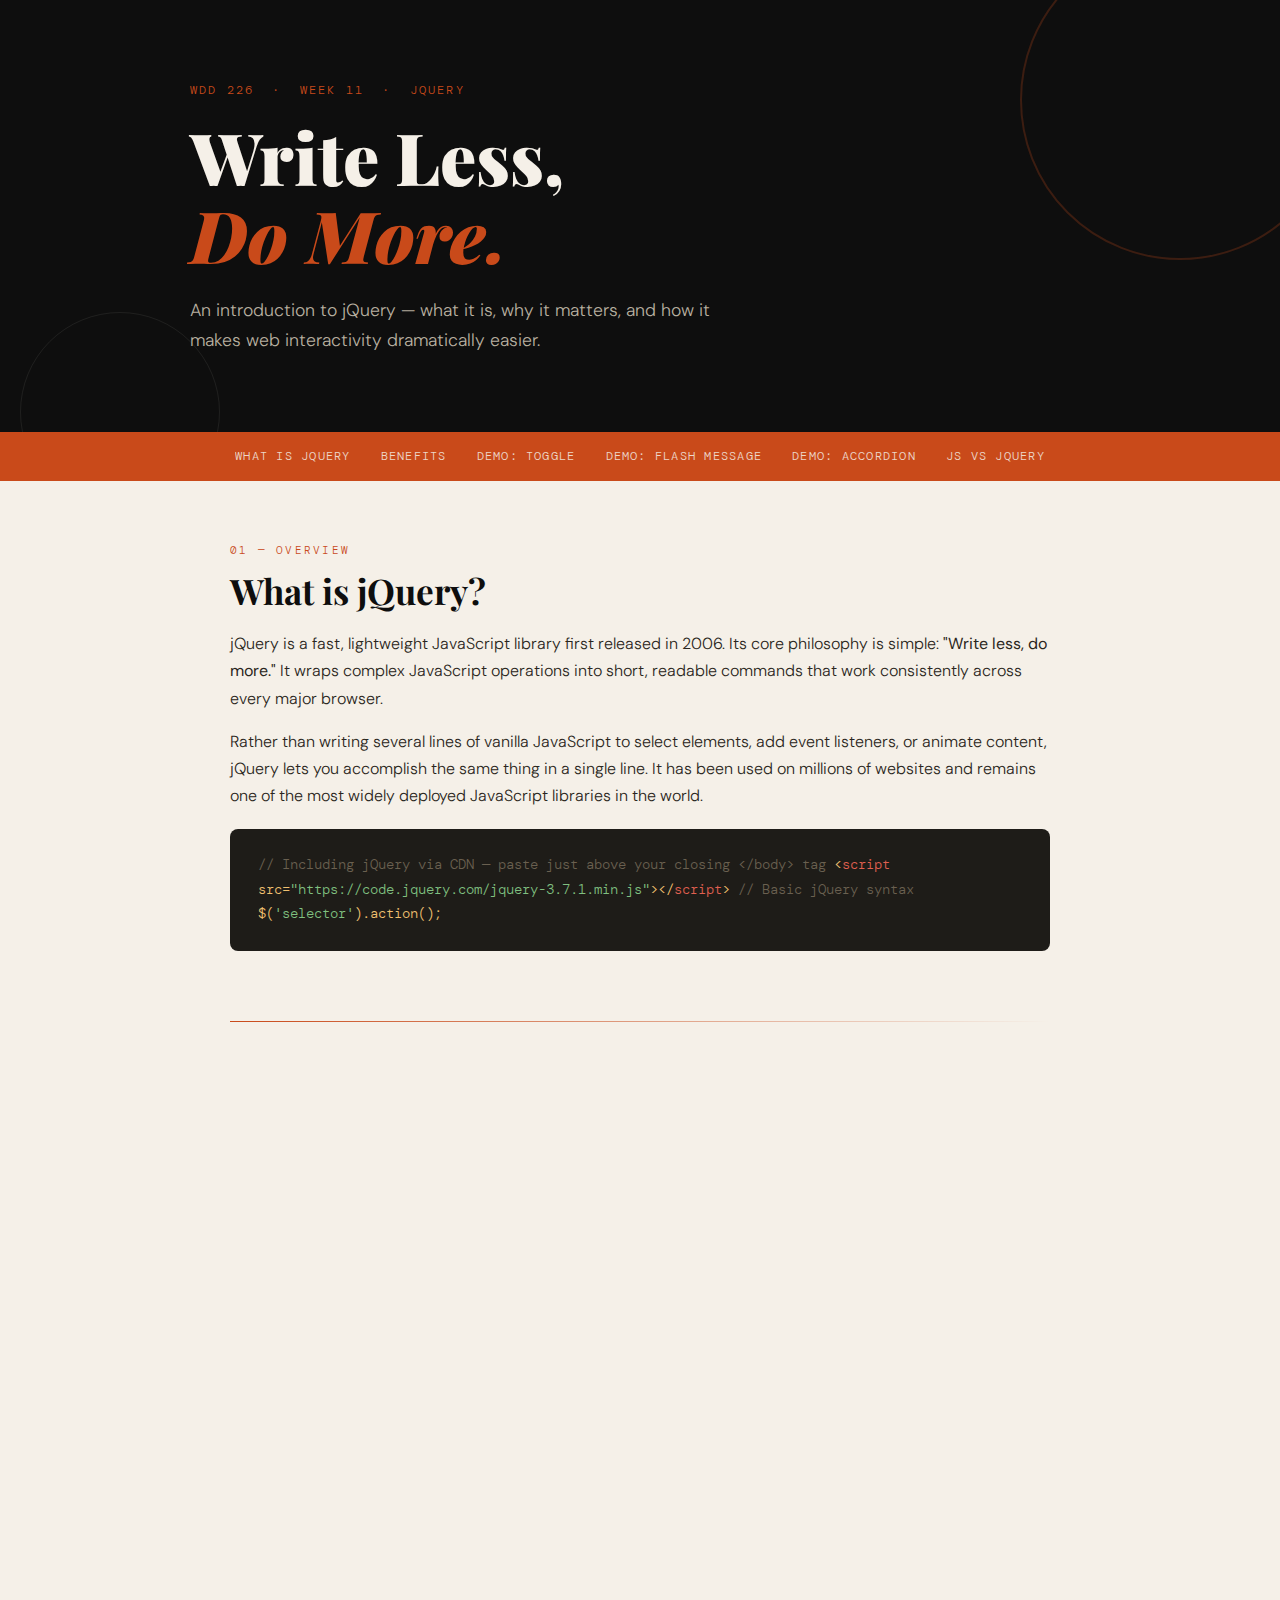
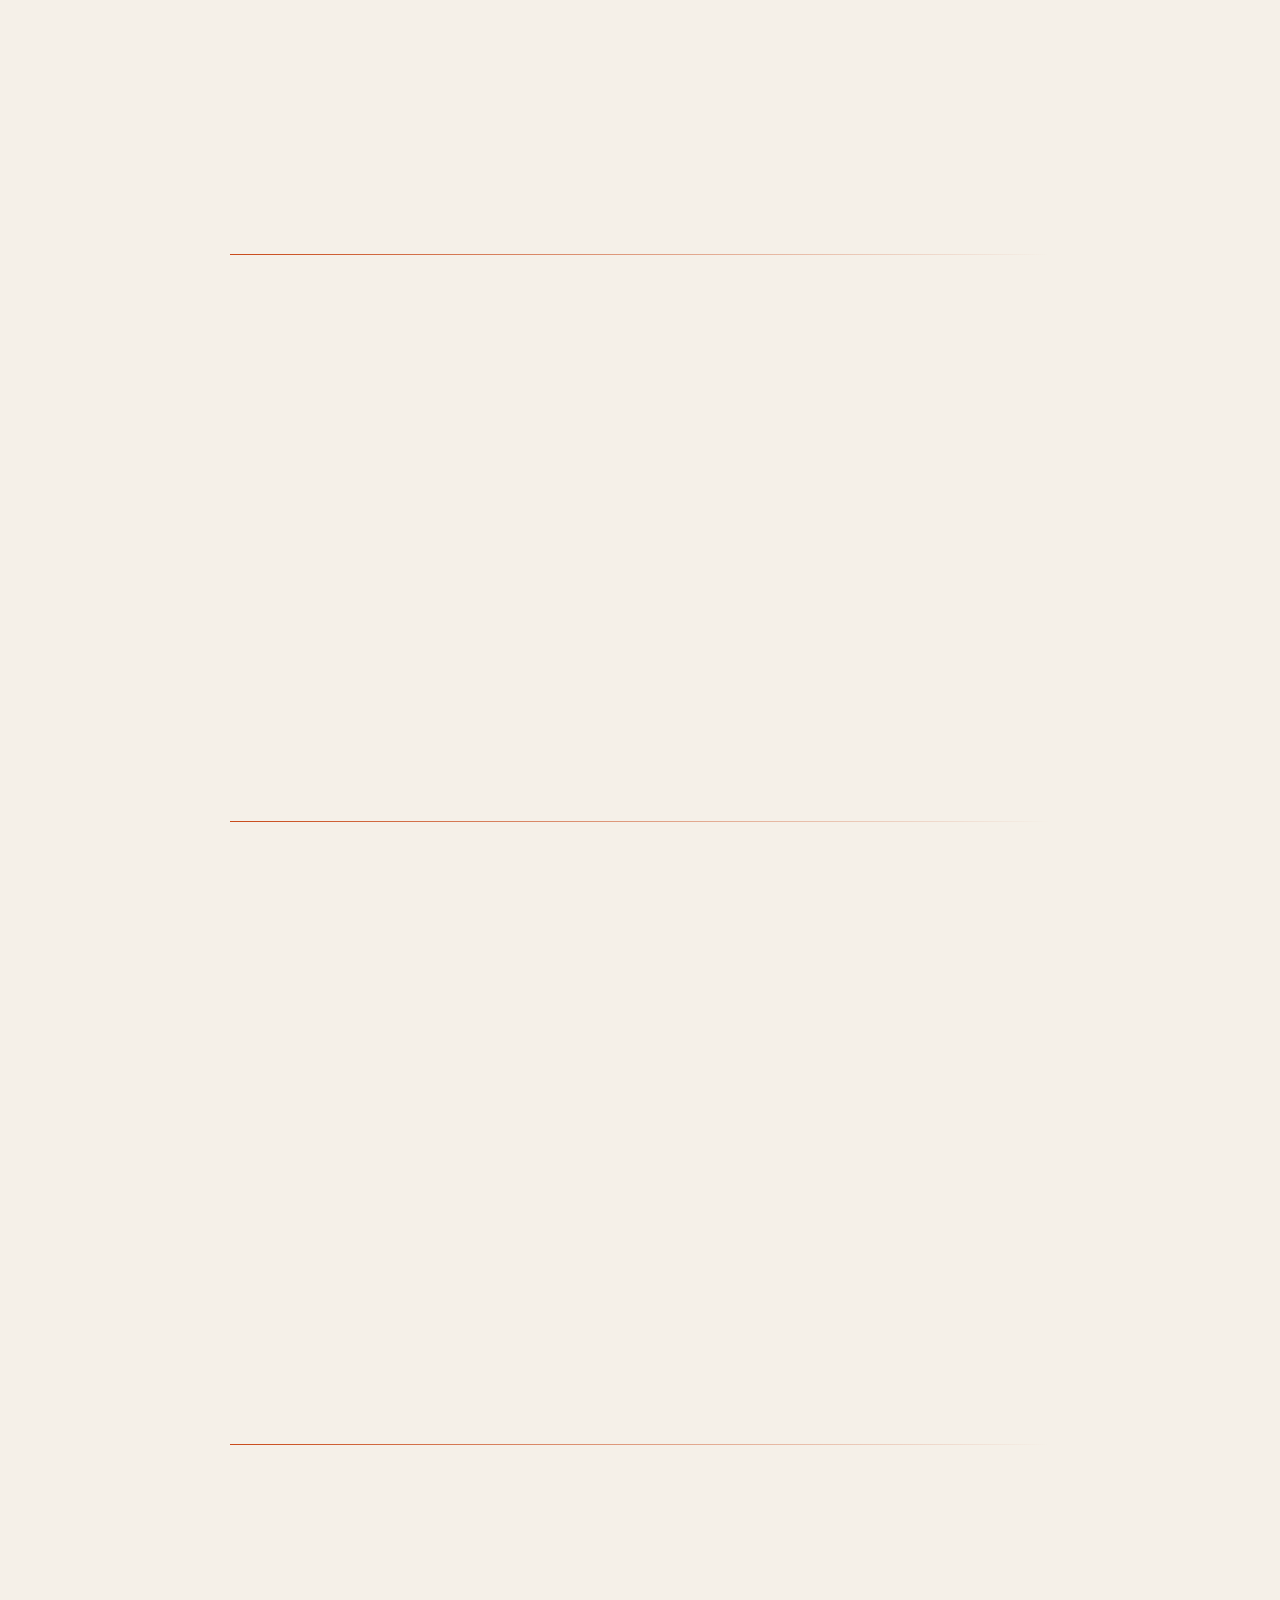
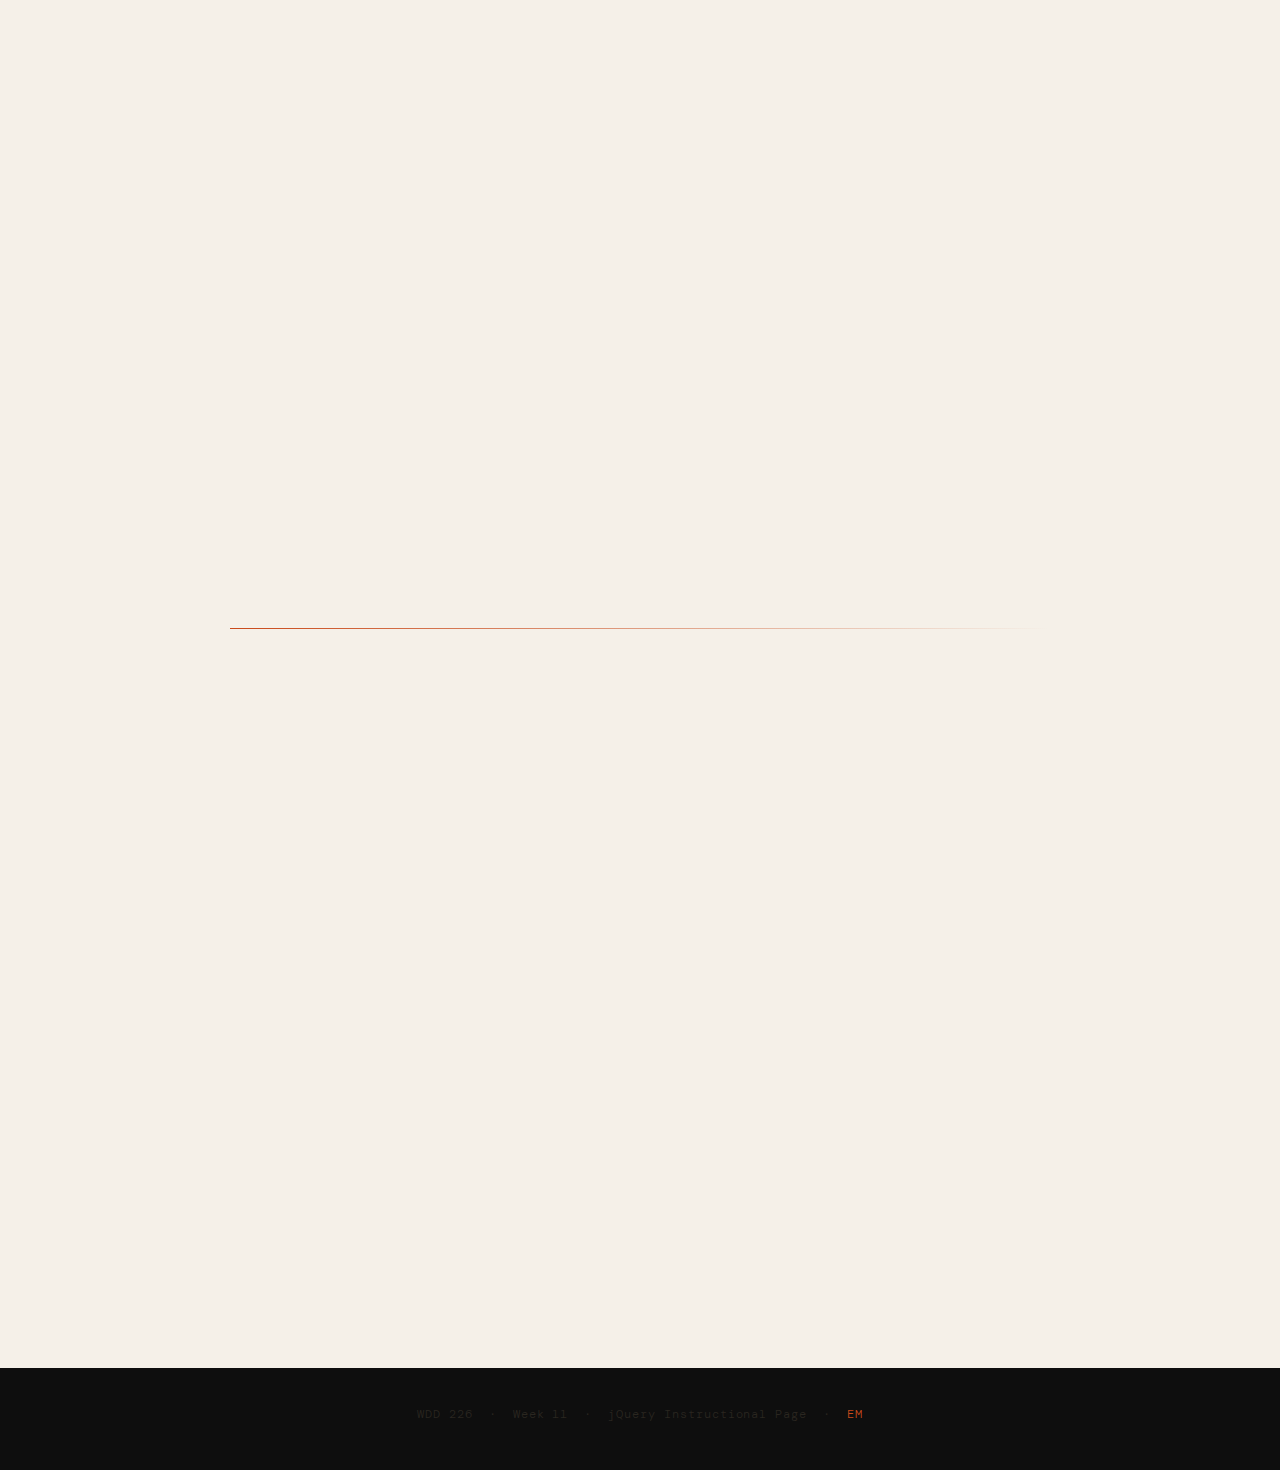
<file: index_3.html>
<!DOCTYPE html>
<html lang="en">
<head>
    <!-- EM - Week 11 - jQuery Instructional Page -->
    <meta charset="UTF-8">
    <meta name="viewport" content="width=device-width, initial-scale=1.0">
    <title>Why jQuery? | A Developer's Guide</title>
    <link rel="preconnect" href="https://fonts.googleapis.com">
    <link href="https://fonts.googleapis.com/css2?family=Playfair+Display:wght@700;900&family=DM+Sans:wght@300;400;500&family=DM+Mono:wght@400;500&display=swap" rel="stylesheet">

    <style>
        :root {
            --ink:    #0e0e0e;
            --paper:  #f5f0e8;
            --cream:  #ede7d5;
            --accent: #c94a1a;
            --muted:  #7a7060;
            --code-bg:#1e1c18;
            --code-fg:#f0c070;
        }

        *, *::before, *::after { box-sizing: border-box; margin: 0; padding: 0; }

        html { scroll-behavior: smooth; }

        body {
            background: var(--paper);
            color: var(--ink);
            font-family: 'DM Sans', sans-serif;
            font-weight: 300;
            line-height: 1.7;
            overflow-x: hidden;
        }

        /* ── HEADER ── */
        header {
            background: var(--ink);
            color: var(--paper);
            padding: 80px 40px 60px;
            position: relative;
            overflow: hidden;
        }

        header::before {
            content: '';
            position: absolute;
            top: -60px; right: -60px;
            width: 320px; height: 320px;
            border-radius: 50%;
            border: 2px solid var(--accent);
            opacity: .25;
        }
        header::after {
            content: '';
            position: absolute;
            bottom: -80px; left: 20px;
            width: 200px; height: 200px;
            border-radius: 50%;
            border: 1px solid var(--paper);
            opacity: .08;
        }

        .header-inner {
            max-width: 900px;
            margin: 0 auto;
            position: relative;
            z-index: 1;
        }

        .kicker {
            font-family: 'DM Mono', monospace;
            font-size: .75rem;
            letter-spacing: .18em;
            text-transform: uppercase;
            color: var(--accent);
            margin-bottom: 18px;
        }

        h1 {
            font-family: 'Playfair Display', serif;
            font-size: clamp(2.4rem, 6vw, 4.5rem);
            line-height: 1.08;
            font-weight: 900;
            margin-bottom: 22px;
        }

        h1 em {
            font-style: italic;
            color: var(--accent);
        }

        .header-sub {
            font-size: 1.1rem;
            color: #b8b0a0;
            max-width: 540px;
        }

        /* ── NAV STRIP ── */
        .nav-strip {
            background: var(--accent);
            padding: 14px 40px;
            display: flex;
            gap: 30px;
            justify-content: center;
            flex-wrap: wrap;
        }

        .nav-strip a {
            font-family: 'DM Mono', monospace;
            font-size: .78rem;
            letter-spacing: .1em;
            text-transform: uppercase;
            color: var(--paper);
            text-decoration: none;
            opacity: .85;
            transition: opacity .2s;
        }
        .nav-strip a:hover { opacity: 1; text-decoration: underline; }

        /* ── MAIN ── */
        main {
            max-width: 900px;
            margin: 0 auto;
            padding: 60px 40px 100px;
        }

        /* ── SECTIONS ── */
        section { margin-bottom: 70px; }

        .section-label {
            font-family: 'DM Mono', monospace;
            font-size: .7rem;
            letter-spacing: .2em;
            text-transform: uppercase;
            color: var(--accent);
            margin-bottom: 10px;
        }

        h2 {
            font-family: 'Playfair Display', serif;
            font-size: clamp(1.6rem, 3.5vw, 2.2rem);
            font-weight: 700;
            margin-bottom: 18px;
            line-height: 1.2;
        }

        p { margin-bottom: 16px; color: #2a2620; }

        /* ── BENEFIT CARDS ── */
        .benefits-grid {
            display: grid;
            grid-template-columns: repeat(auto-fit, minmax(240px, 1fr));
            gap: 20px;
            margin-top: 28px;
        }

        .benefit-card {
            background: var(--cream);
            border-left: 4px solid var(--accent);
            padding: 24px 22px;
            border-radius: 0 6px 6px 0;
        }

        .benefit-card .icon {
            font-size: 1.6rem;
            margin-bottom: 10px;
        }

        .benefit-card h3 {
            font-family: 'Playfair Display', serif;
            font-size: 1.05rem;
            margin-bottom: 8px;
        }

        .benefit-card p {
            font-size: .9rem;
            color: var(--muted);
            margin: 0;
        }

        /* ── CODE BLOCK ── */
        .code-block {
            background: var(--code-bg);
            color: var(--code-fg);
            font-family: 'DM Mono', monospace;
            font-size: .85rem;
            padding: 24px 28px;
            border-radius: 8px;
            margin: 20px 0;
            overflow-x: auto;
            line-height: 1.8;
        }

        .code-block .comment { color: #6a6050; }
        .code-block .keyword { color: #e06050; }
        .code-block .string  { color: #80c080; }

        /* ── DEMO BOXES ── */
        .demo-wrapper {
            background: var(--cream);
            border: 1px solid #d8d0bc;
            border-radius: 10px;
            overflow: hidden;
            margin-top: 28px;
        }

        .demo-label {
            background: var(--ink);
            color: var(--paper);
            font-family: 'DM Mono', monospace;
            font-size: .72rem;
            letter-spacing: .15em;
            text-transform: uppercase;
            padding: 10px 20px;
        }

        .demo-inner {
            padding: 36px 32px;
        }

        /* Demo 1 – Toggle */
        #toggleBtn {
            background: var(--accent);
            color: white;
            border: none;
            padding: 12px 28px;
            font-family: 'DM Sans', sans-serif;
            font-size: .95rem;
            border-radius: 4px;
            cursor: pointer;
            letter-spacing: .04em;
            transition: background .2s, transform .1s;
        }

        #toggleBtn:hover  { background: #a33a12; }
        #toggleBtn:active { transform: scale(.97); }

        #toggleContent {
            margin-top: 22px;
            background: white;
            border-left: 4px solid var(--accent);
            padding: 20px 22px;
            border-radius: 0 6px 6px 0;
            font-size: .95rem;
        }

        #toggleContent strong {
            display: block;
            font-family: 'Playfair Display', serif;
            font-size: 1.1rem;
            margin-bottom: 6px;
        }

        /* Demo 2 – Fade Flash Message */
        #flashTrigger {
            background: transparent;
            color: var(--accent);
            border: 2px solid var(--accent);
            padding: 12px 28px;
            font-family: 'DM Sans', sans-serif;
            font-size: .95rem;
            border-radius: 4px;
            cursor: pointer;
            letter-spacing: .04em;
            transition: background .2s, color .2s;
        }

        #flashTrigger:hover { background: var(--accent); color: white; }

        #flashMsg {
            display: none;
            margin-top: 22px;
            background: #2d6a4f;
            color: white;
            padding: 16px 22px;
            border-radius: 6px;
            font-size: .95rem;
        }

        /* Demo 3 – Accordion */
        .accordion-item {
            border-bottom: 1px solid #d0c8b4;
        }

        .accordion-item:first-child { border-top: 1px solid #d0c8b4; }

        .accordion-q {
            width: 100%;
            background: none;
            border: none;
            text-align: left;
            padding: 18px 0;
            font-family: 'DM Sans', sans-serif;
            font-size: 1rem;
            font-weight: 500;
            color: var(--ink);
            cursor: pointer;
            display: flex;
            justify-content: space-between;
            align-items: center;
        }

        .accordion-q .arrow {
            font-size: .8rem;
            color: var(--accent);
            transition: transform .3s;
            flex-shrink: 0;
        }

        .accordion-q.open .arrow { transform: rotate(180deg); }

        .accordion-a {
            display: none;
            padding: 0 0 18px;
            font-size: .93rem;
            color: var(--muted);
            line-height: 1.7;
        }

        /* ── COMPARISON TABLE ── */
        .compare-table {
            width: 100%;
            border-collapse: collapse;
            margin-top: 24px;
            font-size: .9rem;
        }

        .compare-table th {
            background: var(--ink);
            color: var(--paper);
            font-family: 'DM Mono', monospace;
            font-weight: 400;
            letter-spacing: .06em;
            padding: 12px 16px;
            text-align: left;
        }

        .compare-table td {
            padding: 12px 16px;
            border-bottom: 1px solid #ddd6c4;
            vertical-align: top;
        }

        .compare-table tr:nth-child(even) td { background: var(--cream); }

        .compare-table .yes { color: #2d6a4f; font-weight: 500; }
        .compare-table .no  { color: #c94a1a; font-weight: 500; }

        /* ── FOOTER ── */
        footer {
            background: var(--ink);
            color: #7a7060;
            text-align: center;
            padding: 36px 20px;
            font-family: 'DM Mono', monospace;
            font-size: .75rem;
            letter-spacing: .08em;
        }

        footer span { color: var(--accent); }

        /* ── DIVIDER ── */
        .rule {
            border: none;
            height: 1px;
            background: linear-gradient(to right, var(--accent), transparent);
            margin: 50px 0;
        }

        /* ── SCROLL FADE IN (jQuery) ── */
        .fade-section { opacity: 0; transform: translateY(24px); transition: opacity .6s ease, transform .6s ease; }
        .fade-section.visible { opacity: 1; transform: none; }
    </style>
</head>
<body>

    <!-- HEADER -->
    <header>
        <div class="header-inner">
            <p class="kicker">WDD 226 &nbsp;·&nbsp; Week 11 &nbsp;·&nbsp; jQuery</p>
            <h1>Write Less,<br><em>Do More.</em></h1>
            <p class="header-sub">An introduction to jQuery — what it is, why it matters, and how it makes web interactivity dramatically easier.</p>
        </div>
    </header>

    <!-- NAV -->
    <nav class="nav-strip">
        <a href="#what">What is jQuery</a>
        <a href="#benefits">Benefits</a>
        <a href="#demo1">Demo: Toggle</a>
        <a href="#demo2">Demo: Flash Message</a>
        <a href="#demo3">Demo: Accordion</a>
        <a href="#compare">JS vs jQuery</a>
    </nav>

    <!-- MAIN CONTENT -->
    <main>

        <!-- WHAT IS JQUERY -->
        <section id="what" class="fade-section">
            <p class="section-label">01 — Overview</p>
            <h2>What is jQuery?</h2>
            <p>jQuery is a fast, lightweight JavaScript library first released in 2006. Its core philosophy is simple: <strong>"Write less, do more."</strong> It wraps complex JavaScript operations into short, readable commands that work consistently across every major browser.</p>
            <p>Rather than writing several lines of vanilla JavaScript to select elements, add event listeners, or animate content, jQuery lets you accomplish the same thing in a single line. It has been used on millions of websites and remains one of the most widely deployed JavaScript libraries in the world.</p>

            <div class="code-block">
<span class="comment">// Including jQuery via CDN — paste just above your closing &lt;/body&gt; tag</span>
&lt;<span class="keyword">script</span> src=<span class="string">"https://code.jquery.com/jquery-3.7.1.min.js"</span>&gt;&lt;/<span class="keyword">script</span>&gt;

<span class="comment">// Basic jQuery syntax</span>
$(<span class="string">'selector'</span>).action();
            </div>
        </section>

        <hr class="rule">

        <!-- BENEFITS -->
        <section id="benefits" class="fade-section">
            <p class="section-label">02 — Why Use It</p>
            <h2>The Benefits of jQuery</h2>
            <p>jQuery solves several real problems that come up every time a developer builds an interactive webpage. Here are the biggest reasons developers reach for it:</p>

            <div class="benefits-grid">
                <div class="benefit-card">
                    <div class="icon">⚡</div>
                    <h3>Less Code</h3>
                    <p>What takes 5–10 lines of JavaScript often takes just 1–2 lines with jQuery, reducing development time and the chance of bugs.</p>
                </div>
                <div class="benefit-card">
                    <div class="icon">🌐</div>
                    <h3>Cross-Browser Support</h3>
                    <p>jQuery automatically handles differences between Chrome, Firefox, Safari, and Edge so your code behaves the same everywhere.</p>
                </div>
                <div class="benefit-card">
                    <div class="icon">🎬</div>
                    <h3>Built-in Animations</h3>
                    <p>Methods like <code>.fadeIn()</code>, <code>.slideDown()</code>, and <code>.animate()</code> make smooth UI effects trivial to implement.</p>
                </div>
                <div class="benefit-card">
                    <div class="icon">🔗</div>
                    <h3>Method Chaining</h3>
                    <p>Chain multiple actions on the same element in a single readable statement, reducing repetition and improving code clarity.</p>
                </div>
                <div class="benefit-card">
                    <div class="icon">📦</div>
                    <h3>Huge Ecosystem</h3>
                    <p>Thousands of jQuery plugins exist for sliders, date pickers, form validation, and more — all ready to drop in.</p>
                </div>
                <div class="benefit-card">
                    <div class="icon">📖</div>
                    <h3>Readable Syntax</h3>
                    <p>Even developers new to JavaScript can read jQuery code and understand what it's doing at a glance.</p>
                </div>
            </div>
        </section>

        <hr class="rule">

        <!-- DEMO 1: TOGGLE -->
        <section id="demo1" class="fade-section">
            <p class="section-label">03 — Demonstration One</p>
            <h2>Technique: Show / Hide Toggle</h2>
            <p>One of jQuery's most common uses is toggling content visibility on a button click. jQuery's <code>.toggle()</code> method automatically checks whether the element is currently shown or hidden, and flips it — no <code>if/else</code> needed.</p>

            <div class="code-block">
<span class="comment">// One line does the work of a full if/else block</span>
$(<span class="string">'#toggleBtn'</span>).click(<span class="keyword">function</span>() {
    $(<span class="string">'#toggleContent'</span>).toggle(<span class="string">400</span>);  <span class="comment">// 400ms animation speed</span>
});
            </div>

            <div class="demo-wrapper">
                <div class="demo-label">▶ Live Demo — Click the button</div>
                <div class="demo-inner">
                    <button id="toggleBtn">Show / Hide Info</button>
                    <div id="toggleContent">
                        <strong>jQuery Toggle in Action</strong>
                        This content was revealed using <code>$('#toggleContent').toggle(400)</code>. Click the button again and it smoothly hides. That single method replaces what would otherwise require checking <code>display</code> states and writing separate show/hide functions in vanilla JavaScript.
                    </div>
                </div>
            </div>
        </section>

        <hr class="rule">

        <!-- DEMO 2: FLASH MESSAGE -->
        <section id="demo2" class="fade-section">
            <p class="section-label">04 — Demonstration Two</p>
            <h2>Technique: Animated Flash Message</h2>
            <p>A flash message appears temporarily to confirm an action — like saving a form — then slides back out. jQuery's <strong>method chaining</strong> makes this a single elegant statement by linking <code>.slideDown()</code>, <code>.delay()</code>, and <code>.slideUp()</code> together.</p>

            <div class="code-block">
<span class="comment">// Method chaining: three actions, one statement</span>
$(<span class="string">'#flashTrigger'</span>).click(<span class="keyword">function</span>() {
    $(<span class="string">'#flashMsg'</span>)
        .slideDown(<span class="string">600</span>)    <span class="comment">// animate open over 600ms</span>
        .delay(<span class="string">2500</span>)     <span class="comment">// wait 2.5 seconds</span>
        .slideUp(<span class="string">600</span>);    <span class="comment">// animate closed over 600ms</span>
});
            </div>

            <div class="demo-wrapper">
                <div class="demo-label">▶ Live Demo — Trigger the message</div>
                <div class="demo-inner">
                    <button id="flashTrigger">Save Changes</button>
                    <div id="flashMsg">✓ &nbsp; Your changes have been saved successfully!</div>
                </div>
            </div>
        </section>

        <hr class="rule">

        <!-- DEMO 3: ACCORDION -->
        <section id="demo3" class="fade-section">
            <p class="section-label">05 — Demonstration Three</p>
            <h2>Technique: Accordion FAQ</h2>
            <p>An accordion lets users expand and collapse content panels. This pattern appears everywhere — FAQs, navigation menus, product details. jQuery's <code>.slideToggle()</code> handles the animation while class toggling updates the arrow indicator.</p>

            <div class="code-block">
<span class="comment">// Accordion: toggle answer + rotate arrow indicator</span>
$(<span class="string">'.accordion-q'</span>).click(<span class="keyword">function</span>() {
    $(this).toggleClass(<span class="string">'open'</span>);
    $(this).next(<span class="string">'.accordion-a'</span>).slideToggle(<span class="string">300</span>);
});
            </div>

            <div class="demo-wrapper">
                <div class="demo-label">▶ Live Demo — Click a question</div>
                <div class="demo-inner">
                    <div class="accordion-item">
                        <button class="accordion-q">Is jQuery still relevant today? <span class="arrow">▼</span></button>
                        <div class="accordion-a">Absolutely. jQuery powers over 77% of the top 10 million websites. While modern frameworks like React and Vue handle complex apps, jQuery remains the fastest way to add interactivity to straightforward websites without a build step.</div>
                    </div>
                    <div class="accordion-item">
                        <button class="accordion-q">Do I need to know JavaScript first? <span class="arrow">▼</span></button>
                        <div class="accordion-a">A basic understanding of JavaScript helps, but jQuery's syntax is intentionally approachable. Many developers actually learn core programming concepts like selectors, events, and callbacks through jQuery before going deeper into vanilla JS.</div>
                    </div>
                    <div class="accordion-item">
                        <button class="accordion-q">What's the difference between .hide() and .fadeOut()? <span class="arrow">▼</span></button>
                        <div class="accordion-a">Both hide an element, but the experience differs. <code>.hide()</code> removes it instantly (or with a duration for a simple size collapse), while <code>.fadeOut()</code> gradually reduces the opacity before hiding it — much smoother for user interfaces.</div>
                    </div>
                    <div class="accordion-item">
                        <button class="accordion-q">Can I use jQuery with modern CSS frameworks? <span class="arrow">▼</span></button>
                        <div class="accordion-a">Yes. jQuery works alongside Tailwind, Bootstrap, Bulma, and any CSS framework. It handles DOM manipulation and events independently from how your styles are written.</div>
                    </div>
                </div>
            </div>
        </section>

        <hr class="rule">

        <!-- COMPARISON -->
        <section id="compare" class="fade-section">
            <p class="section-label">06 — Side By Side</p>
            <h2>Vanilla JavaScript vs. jQuery</h2>
            <p>The same tasks accomplished both ways — notice how jQuery consistently requires less code while remaining just as readable.</p>

            <table class="compare-table">
                <thead>
                    <tr>
                        <th>Task</th>
                        <th>Vanilla JavaScript</th>
                        <th>jQuery</th>
                    </tr>
                </thead>
                <tbody>
                    <tr>
                        <td>Select an element</td>
                        <td><code>document.querySelector('#box')</code></td>
                        <td><code>$('#box')</code></td>
                    </tr>
                    <tr>
                        <td>Hide an element</td>
                        <td><code>el.style.display = 'none'</code></td>
                        <td><code>$('#box').hide()</code></td>
                    </tr>
                    <tr>
                        <td>Click event listener</td>
                        <td><code>el.addEventListener('click', fn)</code></td>
                        <td><code>$('#box').click(fn)</code></td>
                    </tr>
                    <tr>
                        <td>Add a CSS class</td>
                        <td><code>el.classList.add('active')</code></td>
                        <td><code>$('#box').addClass('active')</code></td>
                    </tr>
                    <tr>
                        <td>Get input value</td>
                        <td><code>document.querySelector('#inp').value</code></td>
                        <td><code>$('#inp').val()</code></td>
                    </tr>
                    <tr>
                        <td>Fade out with animation</td>
                        <td>Requires CSS transition + class toggle</td>
                        <td><code>$('#box').fadeOut(500)</code></td>
                    </tr>
                </tbody>
            </table>
        </section>

    </main>

    <!-- FOOTER -->
    <footer>
        <p>WDD 226 &nbsp;·&nbsp; Week 11 &nbsp;·&nbsp; jQuery Instructional Page &nbsp;·&nbsp; <span>EM</span></p>
    </footer>

    <!-- jQuery CDN -->
    <script src="https://code.jquery.com/jquery-3.7.1.min.js"></script>

    <script>
        // ── Demo 1: Toggle ──────────────────────────────
        // Hide the content initially, then toggle it on button click
        $('#toggleContent').hide();

        $('#toggleBtn').click(function() {
            $('#toggleContent').toggle(400);
        });

        // ── Demo 2: Flash Message ───────────────────────
        // Chain slideDown → delay → slideUp for a temporary notification
        $('#flashTrigger').click(function() {
            $('#flashMsg')
                .slideDown(600)
                .delay(2500)
                .slideUp(600);
        });

        // ── Demo 3: Accordion ───────────────────────────
        // Toggle the answer panel and rotate the arrow indicator
        $('.accordion-q').click(function() {
            $(this).toggleClass('open');
            $(this).next('.accordion-a').slideToggle(300);
        });

        // ── Scroll Fade-In ──────────────────────────────
        // Observe each .fade-section and add .visible when it enters the viewport
        function checkFade() {
            $('.fade-section').each(function() {
                const top = $(this).offset().top;
                const scrollBottom = $(window).scrollTop() + $(window).height();
                if (scrollBottom > top + 60) {
                    $(this).addClass('visible');
                }
            });
        }

        $(window).on('scroll', checkFade);
        checkFade(); // run on load for sections already in view
    </script>
</body>
</html>
</file>
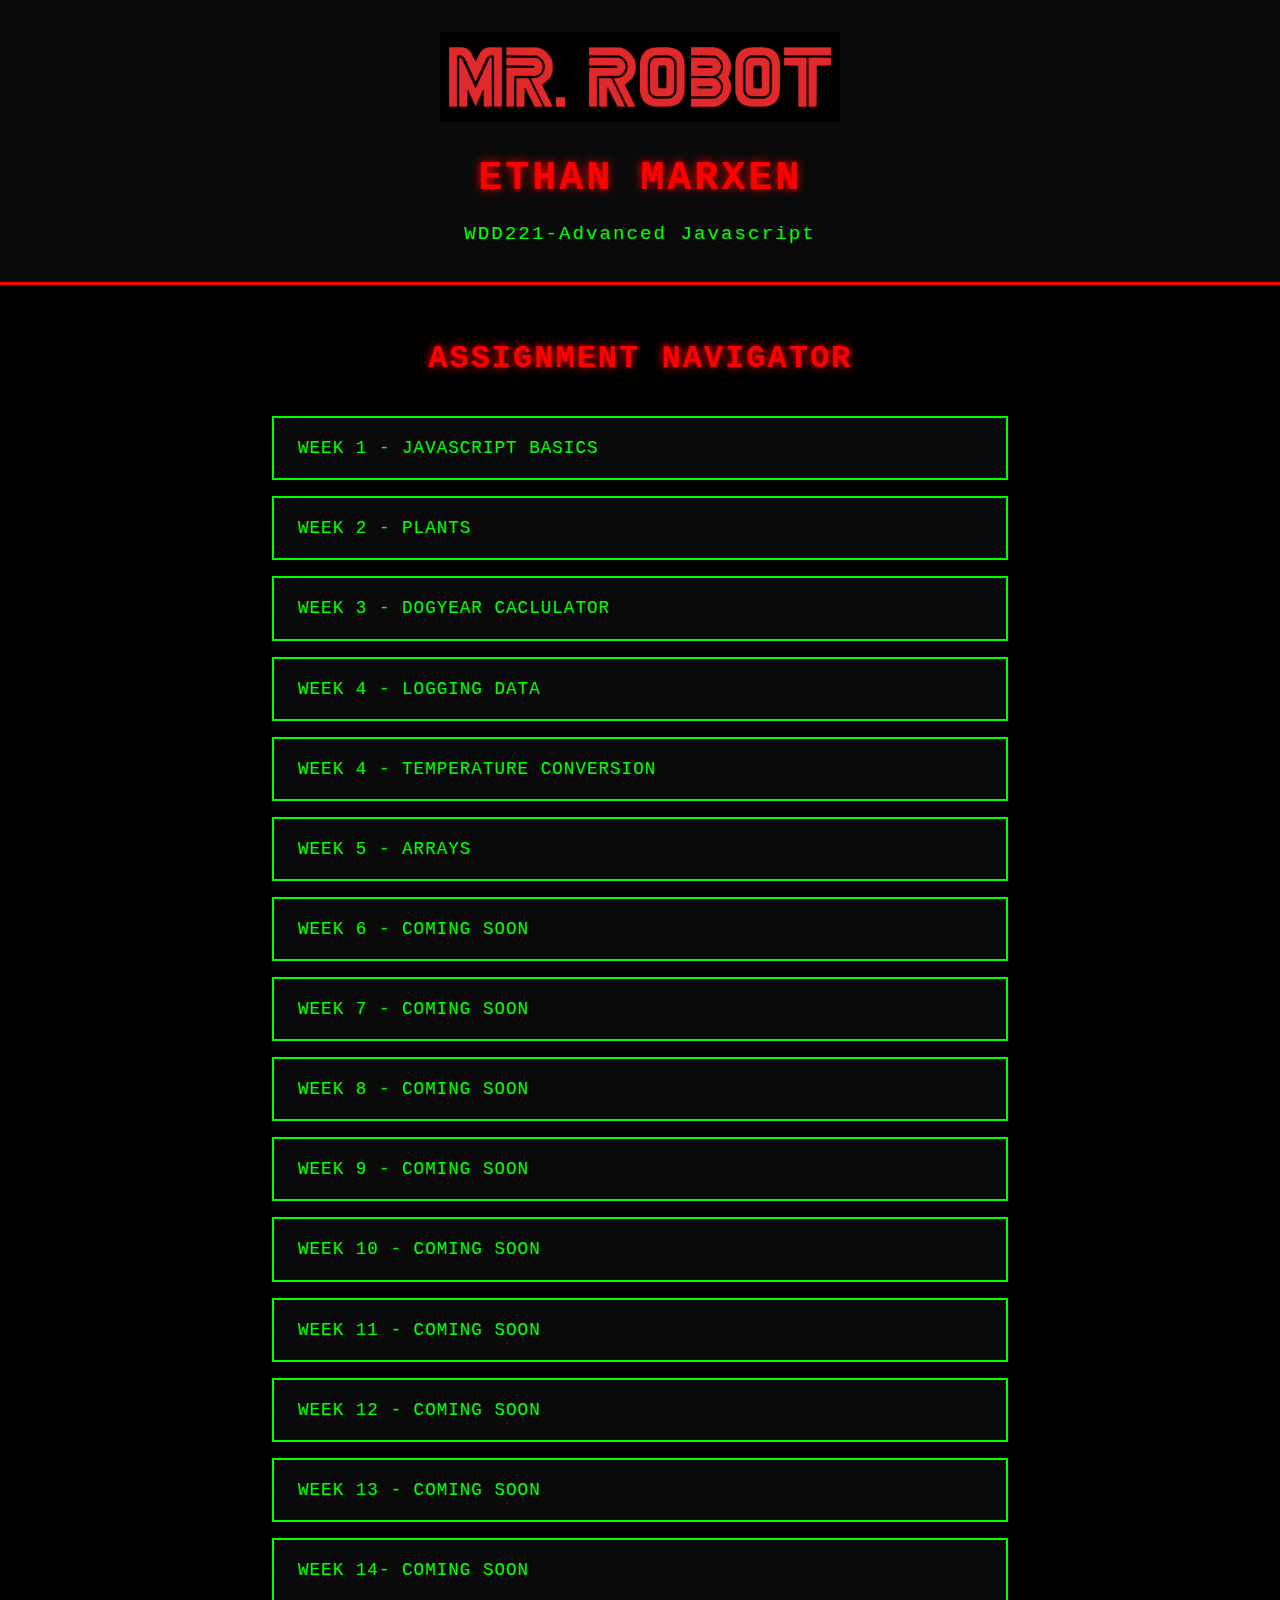
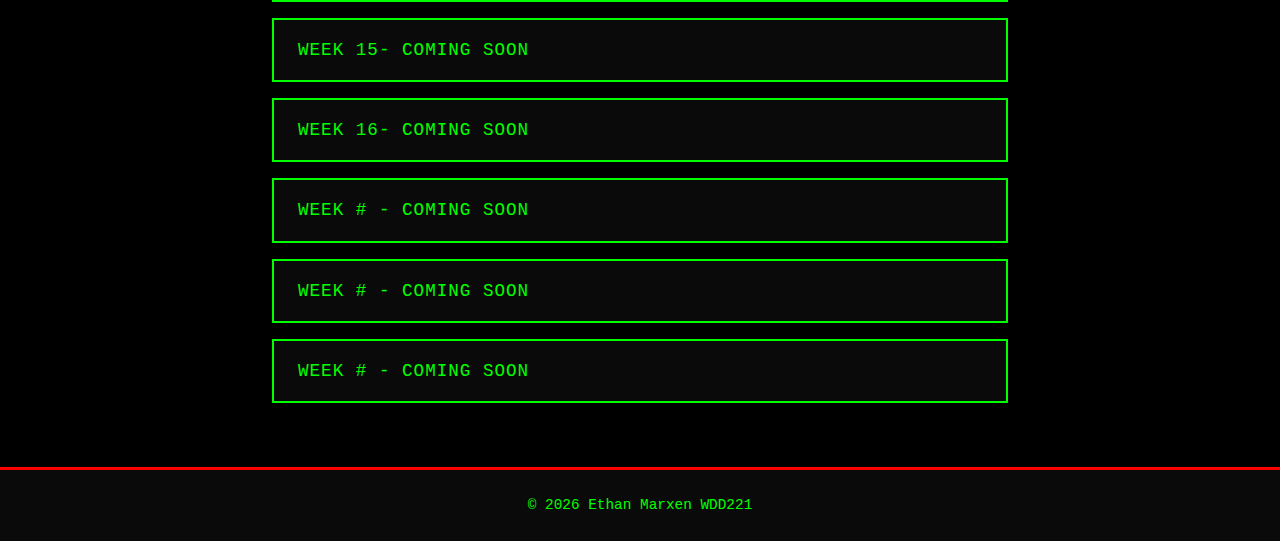
<file: WDD221.html>
<!DOCTYPE html>
<html lang="en">
<head>
<meta charaset="UTF-8">
<meta name "viewport" content="width=device-width, intial-scale=1.0">
<title>WDD221- Landing Page</title>
<link rel="stylesheet" href="styles.css">
<!--
Ethan Marxen
WDD221 Landing Page
-->
</head>
<body>
<header> <img src="mr-robot-logo.png.png" alt= "Mr. Robot Logo" class="logo">
<h1>Ethan Marxen</h1>
<p class="subtitle">WDD221-Advanced Javascript</p>
</header>

<nav>
<h2> Assignment Navigator</h2>
<ul>
<li><a href="#">Week 1 - Javascript Basics</a></li>
<li><a href="plants.html">Week 2 - Plants</a></li>
<li><a href="dogyears.html">Week 3 - Dogyear Caclulator</a></li>
<li><a href="part1_logging_data/index.html">Week 4 - Logging Data</a></li>
<li><a href="part2_temperature_conversion/index.html">Week 4 - Temperature Conversion</a></li>
<li><a href="Week5/Myarray.html">Week 5 - Arrays</a></li>
<li><a href="#">Week 6 - Coming Soon</a></li>
<li><a href="#">Week 7 - Coming Soon</a></li>
<li><a href="#">Week 8 - Coming Soon</a></li>
<li><a href="#">Week 9 - Coming Soon</a></li>
<li><a href="#">Week 10 - Coming Soon</a></li>
<li><a href="#">Week 11 - Coming Soon</a></li>
<li><a href="#">Week 12 - Coming Soon</a></li>
<li><a href="#">Week 13 - Coming Soon</a></li>
<li><a href="#">Week 14- Coming Soon</a></li>
<li><a href="#">Week 15- Coming Soon</a></li>
<li><a href="#">Week 16- Coming Soon</a></li>
<li><a href="#">Week # - Coming Soon</a></li>
<li><a href="#">Week # - Coming Soon</a></li>
<li><a href="#">Week # - Coming Soon</a></li>

</ul>
</nav>
<footer>
    <p>&copy; 2026 Ethan Marxen WDD221</p>
</footer>
</body>
</html>
</file>
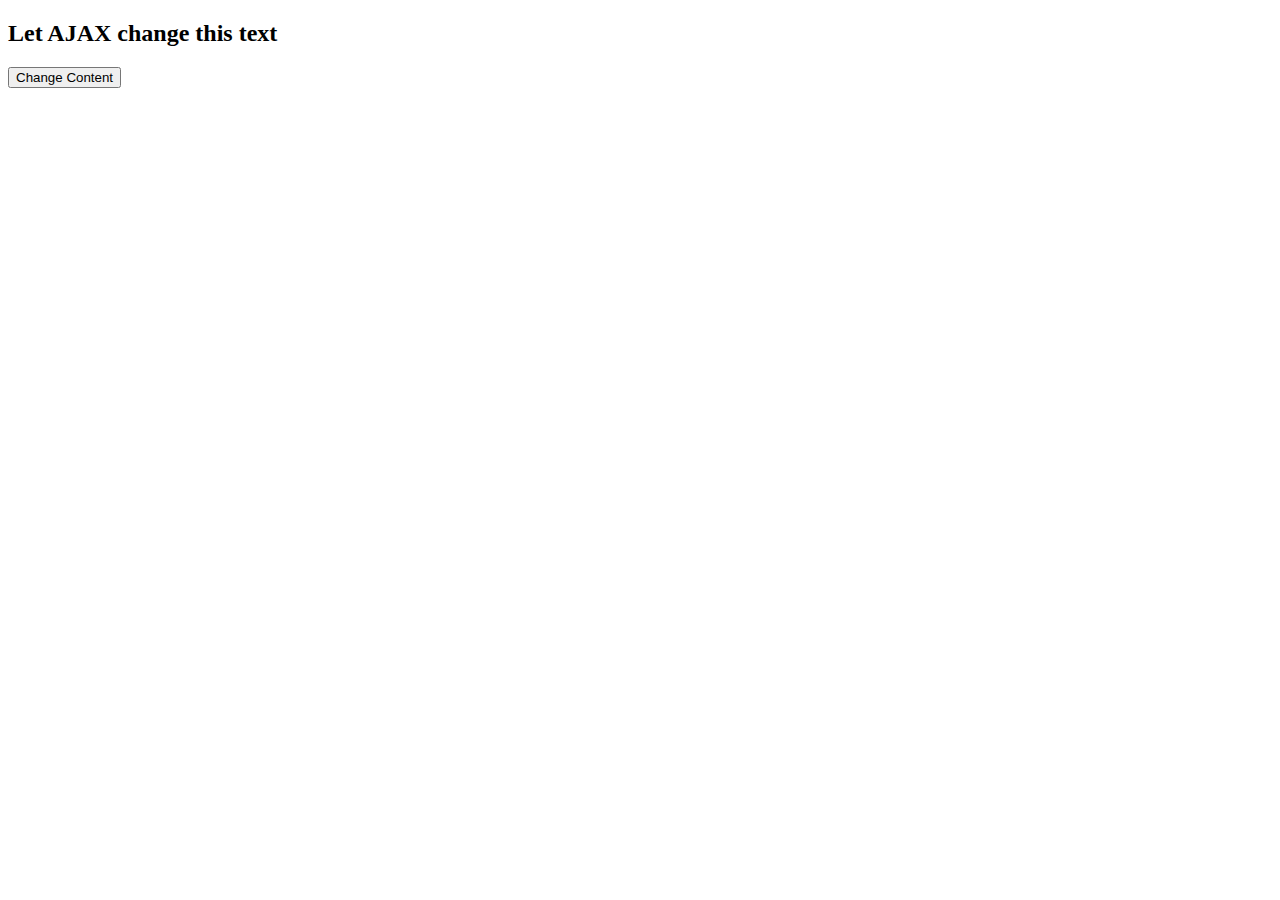
<file: Ajax Demo/ajax_demo.html>
<!DOCTYPE html>
<html>
<!--AJAX basic example-->
<!--Ethan Marxen 04/13/2026-->
<!--load a text file into the browser window-->
<body>
  <div id="demo">
    <h2>Let AJAX change this text</h2>
    <button type="button" onclick="loadDoc()">Change Content</button>
    <!--the button calls the function to request data from a server and display content-->
  </div>

  <script>
    function loadDoc() {
      const xhttp = new XMLHttpRequest();
      xhttp.onload = function() {
        document.getElementById("demo").innerHTML = this.responseText;
      }
      xhttp.open("GET", "ajaxinfo.txt");
      xhttp.send();
    }
  </script>
</body>
</html>
</file>
<file: styles.css>
/*Ethan Marxen
WDD221 Landing Page-Css
*/
*{
margin:0;
padding: 0;
box-sizing: border-box;
}
body{
font-family: 'Courier New', monospace;
background-color: #000000;
color:#00ff00;
line-height: 1.6;
min-height: 100vh;
display: flex;
flex-direction: column;
}
header {
background-color: #0a0a0a;
padding: 2rem;
text-align: center;
border-bottom: 3px solid #ff0000;
}
.logo {
max-width: 400px;
width: 100%;
height:auto;
margin-bottom: 1rem;
}
h1{
color: #ff0000;
font-size: 2.5rem;
text-transform: uppercase;
letter-spacing: 3px;
margin-bottom: 0.5rem;
text-shadow: 0 0 10px #ff0000;
}
.subtitle{
    color: #00ff00;
    font-size: 1.2rem;
    letter-spacing: 2px;
}
nav{
    flex: 1;
    padding: 3rem 2rem;
    max-width: 800px;
    margin: 0 auto;
    width: 100%;
}
nav h2{
color: #ff0000;
font-size: 2rem;
margin-bottom: 2rem;
text-align: center;
text-transform: uppercase;
letter-spacing: 2px;
text-shadow: 0 0 10px #ff0000;
}
nav ul {
    list-style: none;
}
nav ul li{
margin-bottom: 1rem;
border: 2px solid #00ff00;
background-color: #0a0a0a;
transition: all 0.3s ease;
}
nav ul li:hover{
background-color: #1a1a1a;
border-color: #ff0000;
transform: translateX(10px);
box-shadow: 0 0 15px #ff0000;
}
nav ul li a{
display: block;
color: #00ff00;
text-decoration:none ;
padding: 1rem 1.5rem;
font-size: 1.1rem;
text-transform: uppercase;
letter-spacing: 1px;
transition: color 0.3s ease;
}
nav ul li:hover a{
color: #ff0000;
}
footer{
    background-color: #0a0a0a;
    padding: 1.5rem;
    text-align: center; 
    border-top: 3px solid #ff0000;
    color: #00ff00;
    font-size: 0.9rem;
}
/* Glitch effect for heading*/
@keyframes glitch{0%
    {
    text-shadow: 0 0 10px #ff0000;
}
25%{
    text-shadow: -2px 0 10px #ff0000, 2px 2px 10px #00ff00;
}
50%{
    text-shadow: 2px 0 10px #ff0000, -2px -2px 10px #00ff00;
}
75%{
    text-shadow: -2px 0 10px #00ff00, 2 px 2px 10px #ff0000;
}
100%{
    text-shadow: 0 0 10px #ff0000;
}
}
h1:hover{
    animation: glitch 0.5s infinite;
}
</file>
<file: part1_logging_data/styles.css>
* {
    margin: 0;
    padding: 0;
    box-sizing: border-box;
}

body {
    font-family: 'Segoe UI', Tahoma, Geneva, Verdana, sans-serif;
    background: linear-gradient(135deg, #667eea 0%, #764ba2 100%);
    min-height: 100vh;
    display: flex;
    justify-content: center;
    align-items: center;
    padding: 20px;
}

.container {
    background-color: white;
    border-radius: 15px;
    padding: 40px;
    box-shadow: 0 10px 30px rgba(0, 0, 0, 0.3);
    text-align: center;
    max-width: 500px;
    width: 100%;
}

h1 {
    color: #667eea;
    margin-bottom: 20px;
    font-size: 2em;
}

p {
    color: #333;
    font-size: 1.1em;
    margin-bottom: 15px;
    line-height: 1.6;
}

.instruction {
    font-style: italic;
    color: #666;
    font-size: 0.95em;
    margin-top: 20px;
    padding: 15px;
    background-color: #f0f0f0;
    border-radius: 8px;
}
</file>
<file: part2_temperature_conversion/styles.css>
* {
    margin: 0;
    padding: 0;
    box-sizing: border-box;
}

body {
    font-family: 'Arial', sans-serif;
    background: linear-gradient(to right, #ff6b6b, #feca57, #48dbfb, #1dd1a1);
    background-size: 400% 400%;
    animation: gradient 15s ease infinite;
    min-height: 100vh;
    display: flex;
    justify-content: center;
    align-items: center;
    padding: 20px;
}

@keyframes gradient {
    0% { background-position: 0% 50%; }
    50% { background-position: 100% 50%; }
    100% { background-position: 0% 50%; }
}

.container {
    background-color: rgba(255, 255, 255, 0.95);
    border-radius: 20px;
    padding: 40px;
    box-shadow: 0 15px 40px rgba(0, 0, 0, 0.2);
    max-width: 500px;
    width: 100%;
    backdrop-filter: blur(10px);
}

h1 {
    color: #e74c3c;
    text-align: center;
    margin-bottom: 10px;
    font-size: 2.5em;
    text-shadow: 2px 2px 4px rgba(0, 0, 0, 0.1);
}

.subtitle {
    text-align: center;
    color: #555;
    font-size: 1.1em;
    margin-bottom: 30px;
    font-weight: 500;
}

.converter-box {
    background-color: #f8f9fa;
    padding: 30px;
    border-radius: 15px;
    margin-bottom: 25px;
    box-shadow: inset 0 2px 5px rgba(0, 0, 0, 0.1);
}

.input-group {
    margin-bottom: 20px;
}

label {
    display: block;
    color: #2c3e50;
    font-weight: bold;
    margin-bottom: 10px;
    font-size: 1em;
}

input[type="number"] {
    width: 100%;
    padding: 15px;
    border: 2px solid #ddd;
    border-radius: 10px;
    font-size: 1.1em;
    transition: all 0.3s ease;
    outline: none;
}

input[type="number"]:focus {
    border-color: #e74c3c;
    box-shadow: 0 0 10px rgba(231, 76, 60, 0.3);
}

button {
    width: 100%;
    padding: 15px;
    background: linear-gradient(135deg, #e74c3c, #c0392b);
    color: white;
    border: none;
    border-radius: 10px;
    font-size: 1.2em;
    font-weight: bold;
    cursor: pointer;
    transition: all 0.3s ease;
    box-shadow: 0 5px 15px rgba(231, 76, 60, 0.3);
}

button:hover {
    transform: translateY(-2px);
    box-shadow: 0 7px 20px rgba(231, 76, 60, 0.4);
}

button:active {
    transform: translateY(0);
}

.result {
    margin-top: 20px;
    padding: 20px;
    border-radius: 10px;
    font-size: 1.3em;
    font-weight: bold;
    text-align: center;
    min-height: 60px;
    display: flex;
    align-items: center;
    justify-content: center;
}

.result.show {
    background: linear-gradient(135deg, #48dbfb, #0abde3);
    color: white;
    animation: slideIn 0.5s ease;
    box-shadow: 0 5px 15px rgba(72, 219, 251, 0.3);
}

@keyframes slideIn {
    from {
        opacity: 0;
        transform: translateY(-10px);
    }
    to {
        opacity: 1;
        transform: translateY(0);
    }
}

.info {
    background-color: #fff3cd;
    padding: 20px;
    border-radius: 15px;
    border: 2px solid #ffc107;
}

.info h3 {
    color: #856404;
    margin-bottom: 10px;
    font-size: 1.2em;
}

.info p {
    color: #856404;
    font-size: 1.1em;
    font-weight: 600;
    text-align: center;
}
</file>
<file: dom_lab_final/dom-lab/css/styles.css>
body 
{
  background-image: url("../images/bg.jpg");
  background-size: 100%;
  font-family: sans-serif;
  color: #444;
  letter-spacing: 1px;
}

h1, h2 
{
  font-weight: normal;
}

#wrapper 
{
  background-color: #eee;
  width: 90%;
  max-width: 960px;
  margin: 20px auto;
  border-radius: 6px;
  box-shadow: 1px 10px 10px rgba(0, 0, 0, 0.7);
  box-sizing: border-box;
  padding: 0 0 20px;
  overflow: hidden;
  border: 1px solid #b3d9b3;
}

#page-banner 
{
  background-image: url("../images/bnr.jpg");
  background-size: 100%;
  align-items: center;
  padding: 10px 0;
}

#page-banner h1, #page-banner p 
{
  width: 100%;
  text-align: center;
  margin: 10px 0;
}

#movie-list, #add-movie 
{
  margin: 30px;
}

#movie-list ul 
{
  list-style-type: none;
  padding: 0;
}

#movie-list li 
{
  padding: 20px;
  border-left: 5px solid #ddd;
  margin: 20px 10px;
}

#movie-list li:hover
{
  border-color: #2e7d32;
}

.delete 
{
  float: right;
  background: #1b5e20;
  padding: 6px;
  font-weight: bold;
  border-radius: 4px;
  cursor: pointer;
  color: #fff;
}

.delete:hover 
{
  background: #43a047;
}

#add-movie 
{
  width: 400px;
  margin: 0 auto;
}

#add-movie input 
{
  display: block;
  margin: 20px 0;
  padding: 10px;
  border: 1px solid #ccc;
  font-size: 16px;
  border-radius: 4px 0 0 4px;
  box-sizing: border-box;
  width: 300px;
  float: left;
  clear: both;
}

#add-movie button 
{
  border: 1px solid #2e7d32;
  background: #2e7d32;
  padding: 10px 20px;
  font-size: 16px;
  font-weight: bold;
  display: inline-block;
  margin: 0;
  border-radius: 0 4px 4px 0;
  cursor: pointer;
  width: 100px;
  float: left;
  margin: 20px 0;
  border-left: 0;
  color: #fff;
}

#add-movie button:hover 
{
  background: #43a047;
}

#add-movie:after 
{
  content: "";
  display: block;
  clear: both;
}

#add-movie label 
{
  line-height: 52px;
}

/* Style for the game count paragraph added via DOM manipulation */
#game-count 
{
  text-align: center;
  color: #555;
  font-style: italic;
  margin: 10px 30px 0;
}
</file>
<file: countdown/week13/countdown/css/countdown.css>
/*
    Week 13: Countdown Stylesheet
    Author: Ethan Marxen
    Date: April 20, 2026
    Description: Styles for the countdown event page.
*/

/* Page layout: centered, fixed width, blue border */
body {
    font-family:      Verdana, Arial, Helvetica, sans-serif;
    font-size:        100%;
    background-color: white;
    width:            510px;
    margin:           0 auto;
    border:           3px solid blue;
    padding:          0 2em 1em;
}

/* Page heading */
h1 {
    font-size:     150%;
    color:         blue;
    margin-bottom: .5em;
}

/* Float labels left so inputs align beside them */
label {
    float: left;
    width: 8em;
}

/* Input field sizing and spacing */
input {
    width:         20em;
    margin-left:   1em;
    margin-bottom: 1em;
}

/* Result message displayed in bold red */
#message {
    font-weight: bold;
    color:       red;
}
</file>
<file: stopwatch/week13/stopwatch/css/main.css>
/*
    Week 13: Stopwatch Stylesheet
    Author: Student
    Date: April 20, 2026
    Description: Styles for the JavaScript stopwatch page.
*/

/* Reset default padding and margin on all elements */
* {
    padding:    0;
    margin:     0;
    box-sizing: border-box;
}

/* Page-level styles: centered text, blue background, white text */
html, body {
    font-family: "Century Gothic";
    background:  #5f8eed;
    text-align:  center;
    padding:     20px;
    color:       #fff;
}

/* Circular wrapper that frames the timer and buttons */
.wrapper {
    border:        4px solid #111;
    display:       block;
    height:        220px;
    width:         220px;
    margin:        20px auto;
    padding:       20px;
    border-radius: 50%;
    background:    rgba(17, 17, 17, 0.7);
}

/* Flex row that holds the three time segments */
.timer {
    display:    flex;
    padding:    5px 2px;
    margin:     20px 10px;
    background: #202020;
    color:      #fff;
}

/* Each time segment (h / m / s) takes equal space */
.timer div {
    flex:         1;
    font-size:    18px;
    padding:      5px 2px;
    border-left:  1px solid #ddd;
    border-right: 1px solid #ddd;
}

/* Control buttons */
button {
    border:      0;
    font-size:   14px;
    padding:     8px 10px;
    background:  rgba(217, 217, 217, 0.6);
    cursor:      pointer;
    transition:  0.3s all linear;
}

/* Button hover: make background fully opaque */
button:hover {
    background: rgba(217, 217, 217, 1);
}
</file>
